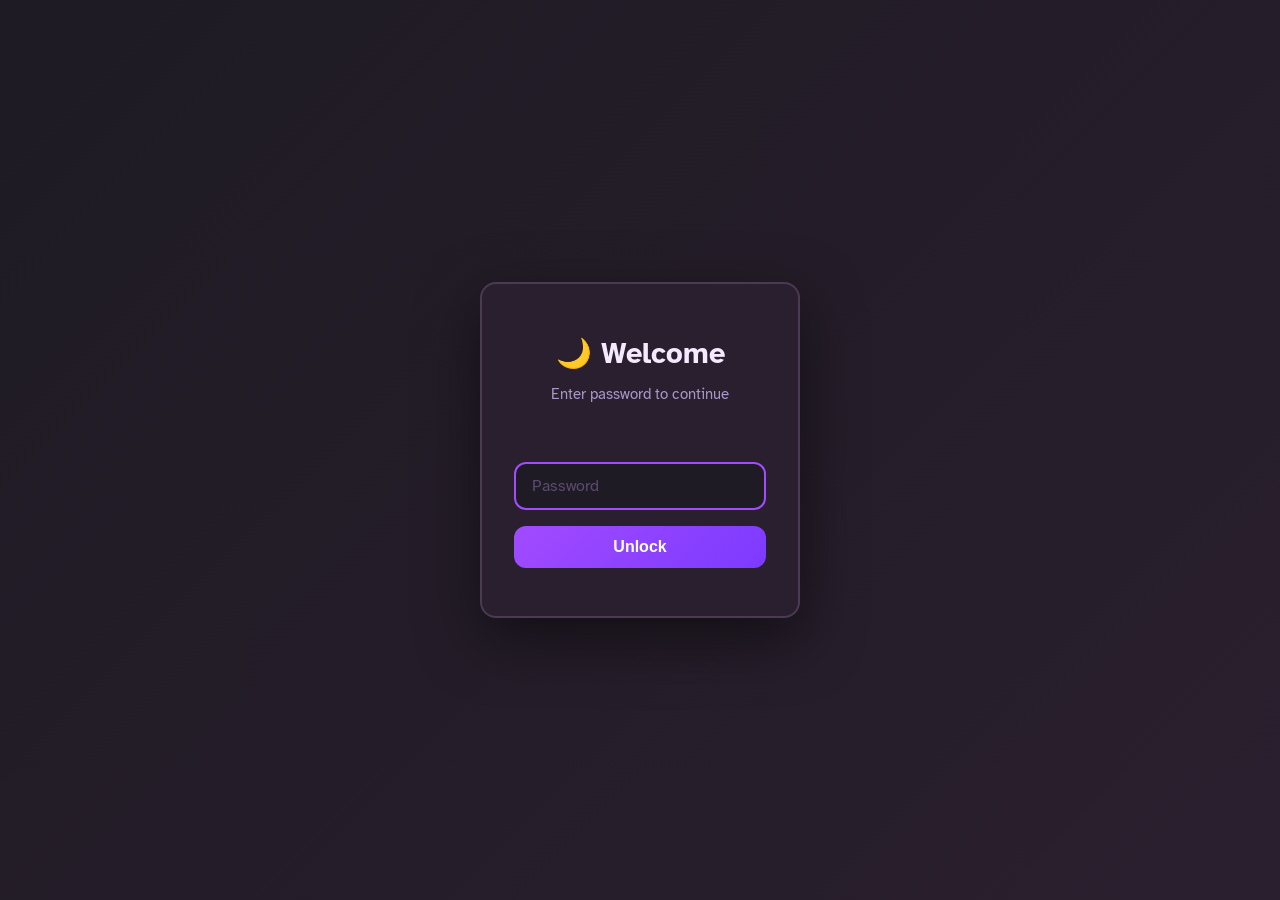
<file: index.html>
<!DOCTYPE html>
<html lang="en">
<head>
  <meta charset="utf-8">
  <meta name="viewport" content="width=device-width, initial-scale=1">
  <meta name="theme-color" content="#1e1b24">
  <meta name="description" content="Our family links.">
  <title>Our Family Links</title>
  <link rel="icon" href="/favicon.svg" type="image/svg+xml">
  <link rel="preconnect" href="https://fonts.googleapis.com">
  <link rel="preconnect" href="https://fonts.gstatic.com" crossorigin>
  <link href="https://fonts.googleapis.com/css2?family=Atkinson+Hyperlegible:wght@400;700&display=swap" rel="stylesheet">
  <link rel="stylesheet" href="/styles.css">
  <style>
    .password-screen {
      position: fixed;
      inset: 0;
      background: linear-gradient(135deg, #1e1b24 0%, #2a1f2e 100%);
      display: flex;
      align-items: center;
      justify-content: center;
      z-index: 9999;
    }

    .password-screen.hidden {
      display: none;
    }

    .password-form {
      background: #2a1f2e;
      border: 2px solid #4a3a52;
      border-radius: 16px;
      padding: 48px 32px;
      max-width: 320px;
      width: 90%;
      box-shadow: 0 20px 60px rgba(0, 0, 0, 0.5);
      text-align: center;
    }

    .password-form h1 {
      color: #f4eaff;
      font-size: 1.8rem;
      margin: 0 0 8px 0;
      font-weight: 700;
    }

    .password-form p {
      color: #a898c8;
      margin: 0 0 24px 0;
      font-size: 0.95rem;
    }

    .password-form input {
      width: 100%;
      padding: 12px 16px;
      margin-bottom: 16px;
      border: 2px solid #4a3a52;
      border-radius: 12px;
      background: #1e1b24;
      color: #f4eaff;
      font-size: 1rem;
      font-family: inherit;
      box-sizing: border-box;
      transition: border-color 0.2s;
    }

    .password-form input:focus {
      outline: none;
      border-color: #a24bff;
    }

    .password-form input::placeholder {
      color: #5d4a6f;
    }

    .password-form button {
      width: 100%;
      padding: 12px 16px;
      background: linear-gradient(135deg, #a24bff 0%, #7c3aff 100%);
      color: #fff;
      border: none;
      border-radius: 12px;
      font-size: 1rem;
      font-weight: 700;
      cursor: pointer;
      transition: opacity 0.2s;
    }

    .password-form button:hover {
      opacity: 0.9;
    }

    .password-form button:active {
      opacity: 0.8;
    }

    .password-form.error input {
      border-color: #d10f2c;
      animation: shake 0.4s;
    }

    @keyframes shake {
      0%, 100% { transform: translateX(0); }
      25% { transform: translateX(-8px); }
      75% { transform: translateX(8px); }
    }

    .error-msg {
      color: #d10f2c;
      font-size: 0.9rem;
      margin-bottom: 12px;
      min-height: 20px;
    }
  </style>
</head>
<body>
  <div class="password-screen" id="passwordScreen">
    <div class="password-form" id="passwordForm">
      <h1>🌙 Welcome</h1>
      <p>Enter password to continue</p>
      <div class="error-msg" id="errorMsg"></div>
      <input type="password" id="passwordInput" placeholder="Password" autocomplete="off">
      <button type="button" id="passwordBtn">Unlock</button>
    </div>
  </div>

  <main id="mainContent" style="display: none;">
    <header>
      <p class="moon" aria-hidden="true">☾</p>
      <h1>Our Family Links</h1>
      <p class="intro">Pick one.</p>
    </header>

    <ul class="links">
      <li>
        <a href="/31-nights-of-fright/">
          <span class="icon" aria-hidden="true">🦇</span>
          <span class="text">
            <span class="title">31 Nights of Fright</span>
            <span class="note">One scary movie every night in October</span>
          </span>
          <span class="arrow" aria-hidden="true">→</span>
        </a>
      </li>
      <li>
        <a href="/budget-planner/">
          <span class="icon" aria-hidden="true">💵</span>
          <span class="text">
            <span class="title">Budget Planner</span>
            <span class="note">important</span>
          </span>
          <span class="arrow" aria-hidden="true">→</span>
        </a>
      </li>
      <!-- To add a link, copy the <li> above and change the href, icon, title and note. -->
    </ul>

    <p class="more">More links coming soon.</p>
  </main>

<script>
    const passwordScreen = document.getElementById('passwordScreen');
    const mainContent = document.getElementById('mainContent');
    const passwordInput = document.getElementById('passwordInput');
    const passwordBtn = document.getElementById('passwordBtn');
    const passwordForm = document.getElementById('passwordForm');
    const errorMsg = document.getElementById('errorMsg');

    // Check if already logged in
    function checkAccess() {
      if (sessionStorage.getItem('accessGranted') === 'true') {
        grantAccess();
      }
    }

    function grantAccess() {
      sessionStorage.setItem('accessGranted', 'true');
      passwordScreen.classList.add('hidden');
      mainContent.style.display = 'block';
      passwordInput.value = '';
    }

    async function checkPassword() {
      const input = passwordInput.value.trim();
      errorMsg.textContent = '';
      passwordForm.classList.remove('error');

      if (!input) return;

      passwordBtn.textContent = 'Checking...';
      passwordBtn.disabled = true;

      try {
        // This makes the call to your secure Netlify backend
        const response = await fetch('/.netlify/functions/verify-password', {
          method: 'POST',
          headers: {
            'Content-Type': 'application/json',
          },
          body: JSON.stringify({ password: input })
        });

        const data = await response.json();

        if (data.success) {
          grantAccess();
        } else {
          // Displays the error message returned from the backend
          errorMsg.textContent = data.message || 'Incorrect password';
          passwordForm.classList.add('error');
          passwordInput.value = '';
          passwordInput.focus();
        }
      } catch (error) {
        errorMsg.textContent = 'Server connection failed';
        passwordForm.classList.add('error');
      } finally {
        passwordBtn.textContent = 'Unlock';
        passwordBtn.disabled = false;
      }
    }

    passwordBtn.addEventListener('click', checkPassword);
    passwordInput.addEventListener('keypress', (e) => {
      if (e.key === 'Enter') {
        checkPassword();
      }
    });

    passwordInput.addEventListener('focus', () => {
      passwordForm.classList.remove('error');
      errorMsg.textContent = '';
    });

    // Check access on load
    checkAccess();
    passwordInput.focus();
  </script>
</body>
</html>
</file>
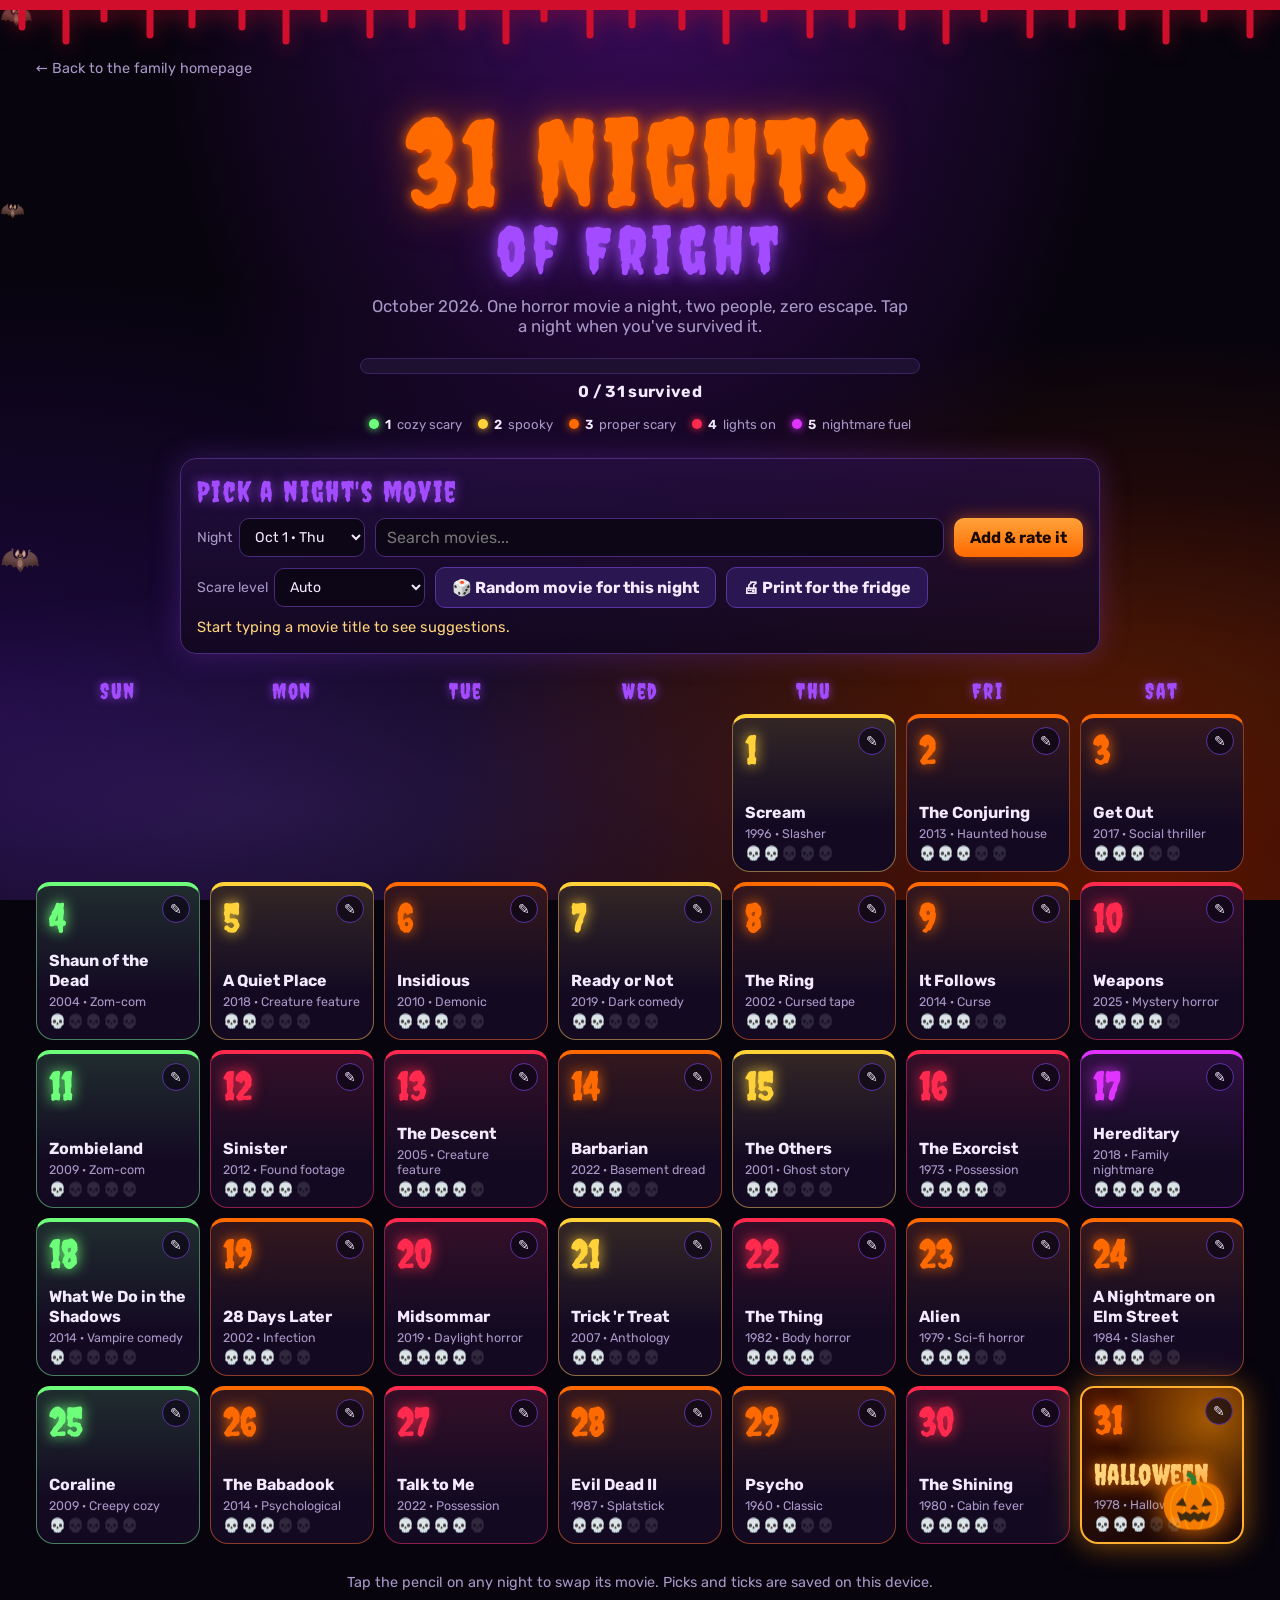
<file: 31-nights-of-fright/index.html>
<!DOCTYPE html>
<html lang="en">
<head>
<meta charset="utf-8">
<meta name="viewport" content="width=device-width, initial-scale=1, viewport-fit=cover">
<title>31 Nights of Fright</title>
<link rel="stylesheet" href="https://fonts.googleapis.com/css2?family=Creepster&family=Rubik:wght@400;600;700&display=swap">
<style>
:root{--bg:#07040d;--card:#130a22;--orange:#ff6a00;--purple:#a24bff;--blood:#d10f2c;--text:#f4eaff;--muted:#a898c8;
box-sizing:border-box;padding-top:env(safe-area-inset-top,0px);padding-bottom:env(safe-area-inset-bottom,0px);color-scheme:dark}
html{scroll-padding-top:env(safe-area-inset-top,0px)}
*,*::before,*::after{box-sizing:inherit}
body{margin:0;background:var(--bg);color:var(--text);font-family:'Rubik',system-ui,-apple-system,'Segoe UI',sans-serif;min-height:100vh;overflow-x:hidden;
background-image:radial-gradient(ellipse at 50% -10%,#3b0b5e 0%,transparent 55%),radial-gradient(ellipse at 90% 100%,#5a1500 0%,transparent 45%),radial-gradient(ellipse at 0% 80%,#1d0840 0%,transparent 45%);background-attachment:fixed}
.fog{position:fixed;inset:0;pointer-events:none;z-index:0;background:radial-gradient(ellipse 60% 25% at 20% 90%,rgba(170,120,255,.14),transparent),radial-gradient(ellipse 50% 22% at 80% 75%,rgba(255,106,0,.1),transparent);animation:drift 18s ease-in-out infinite alternate}
@keyframes drift{to{transform:translateX(7%) scale(1.1)}}
.bat{position:fixed;font-size:26px;pointer-events:none;z-index:1;animation:fly 16s linear infinite;opacity:.8}
.bat:nth-of-type(2){top:22%;animation-duration:22s;animation-delay:-8s;font-size:20px}
.bat:nth-of-type(3){top:60%;animation-duration:19s;animation-delay:-13s;font-size:32px}
@keyframes fly{0%{transform:translate(-8vw,0)}25%{transform:translate(25vw,-40px) rotate(8deg)}50%{transform:translate(55vw,25px) rotate(-6deg)}75%{transform:translate(82vw,-30px) rotate(8deg)}100%{transform:translate(110vw,0)}}
.drips{height:46px;position:relative;z-index:2;background:url("data:image/svg+xml,%3Csvg xmlns='http://www.w3.org/2000/svg' width='220' height='46'%3E%3Cg stroke='%23d10f2c' stroke-linecap='round' fill='none'%3E%3Cpath stroke-width='10' d='M0 5H220'/%3E%3Cpath stroke-width='7' d='M22 5v22M66 5v36M104 5v14M150 5v30M192 5v20'/%3E%3C/g%3E%3C/svg%3E") repeat-x;filter:drop-shadow(0 4px 10px rgba(209,15,44,.5))}
main{position:relative;z-index:2;max-width:1240px;margin:0 auto;padding:0 16px 56px}
header{text-align:center;padding:10px 0 26px}
h1{font-family:'Creepster','Impact',fantasy;font-weight:400;font-size:clamp(3rem,11vw,7.5rem);line-height:.95;margin:6px 0 0;letter-spacing:.04em;color:var(--orange);text-shadow:0 0 12px rgba(255,106,0,.9),0 0 40px rgba(255,106,0,.55),3px 3px 0 #5b0016;animation:flick 6s infinite}
h1 span{display:block;color:var(--purple);font-size:.55em;text-shadow:0 0 14px rgba(162,75,255,.9),0 0 40px rgba(162,75,255,.5),2px 2px 0 #1a0033}
@keyframes flick{0%,18%,22%,24%,54%,57%,100%{opacity:1}20%,23%,55%{opacity:.4}}
.sub{margin:14px auto 0;max-width:34rem;color:var(--muted);font-size:1.05rem}
.meter{max-width:560px;margin:22px auto 0}
.bar{height:16px;border-radius:99px;background:#1d1030;border:1px solid #3c2260;overflow:hidden}
.bar i{display:block;height:100%;width:0;background:linear-gradient(90deg,var(--blood),var(--orange),#ffd23a);box-shadow:0 0 18px var(--orange);transition:width .5s}
.count{margin-top:8px;font-weight:700;letter-spacing:.02em}
.legend{display:flex;flex-wrap:wrap;gap:8px 16px;justify-content:center;margin-top:16px;font-size:.82rem;color:var(--muted)}
.legend b{font-weight:600;color:var(--text)}
.legend span{display:inline-flex;align-items:center;gap:6px}
.legend em{width:10px;height:10px;border-radius:50%;background:var(--c);box-shadow:0 0 8px var(--c)}
.wds{display:grid;grid-template-columns:repeat(7,1fr);gap:10px;margin:8px 0 10px;text-align:center;font-family:'Creepster',fantasy;font-size:1.35rem;letter-spacing:.08em;color:var(--purple);text-shadow:0 0 10px rgba(162,75,255,.7)}
#grid{display:grid;grid-template-columns:repeat(7,1fr);gap:10px}
.day{position:relative;appearance:none;text-align:left;font:inherit;color:inherit;cursor:pointer;min-height:158px;padding:12px 12px 10px;border-radius:14px 14px 18px 18px;border:1px solid color-mix(in srgb,var(--c) 45%,#2a1646);border-top:4px solid var(--c);background:linear-gradient(180deg,color-mix(in srgb,var(--c) 14%,var(--card)),var(--card) 70%);display:flex;flex-direction:column;gap:4px;overflow:hidden;transition:transform .2s,box-shadow .2s,opacity .3s}
.day:hover,.day:focus-visible{transform:translateY(-5px) rotate(-.6deg);box-shadow:0 10px 30px color-mix(in srgb,var(--c) 55%,transparent),0 0 0 1px var(--c);outline:none}
.day:focus-visible{outline:2px solid #fff;outline-offset:2px}
.n{font-family:'Creepster',fantasy;font-size:2.5rem;line-height:1;color:var(--c);text-shadow:0 0 14px var(--c)}
.wd{display:none;font-size:.8rem;color:var(--muted)}
.t{font-size:1rem;font-weight:700;line-height:1.2;margin-top:auto}
.y{font-size:.78rem;color:var(--muted)}
.sk{font-size:.85rem;letter-spacing:1px}
.sk s{text-decoration:none;opacity:.14;filter:grayscale(1)}
.stamp{display:none;position:absolute;right:6px;top:38%;transform:rotate(-14deg);border:3px solid #6dff7a;color:#6dff7a;border-radius:6px;padding:2px 8px;font-family:'Creepster',fantasy;font-size:1.2rem;letter-spacing:.08em;background:rgba(7,4,13,.7);text-shadow:0 0 8px #6dff7a;box-shadow:0 0 14px rgba(109,255,122,.5)}
.done{opacity:.6;filter:saturate(.55)}
.done .stamp{display:block}
.today{animation:pulse 1.8s ease-in-out infinite}
.today::after{content:'TONIGHT';position:absolute;top:10px;right:10px;font-size:.62rem;font-weight:700;letter-spacing:.12em;background:var(--orange);color:#1a0a00;padding:2px 7px;border-radius:99px}
@keyframes pulse{50%{box-shadow:0 0 0 3px var(--orange),0 0 34px var(--orange)}}
.hween{grid-column:span 2;background:radial-gradient(circle at 80% 20%,rgba(255,150,0,.55),transparent 55%),linear-gradient(160deg,#4a1500,#12060a);border:2px solid #ffb030;border-top-width:2px;box-shadow:0 0 30px rgba(255,140,0,.55)}
.hween .t{font-family:'Creepster',fantasy;font-weight:400;font-size:2.1rem;color:#ffd47a;text-shadow:0 0 16px #ff7a00}
.hween::before{content:'\1F383';position:absolute;right:14px;bottom:8px;font-size:3.4rem;filter:drop-shadow(0 0 14px #ff7a00);animation:bob 3s ease-in-out infinite}
@keyframes bob{50%{transform:translateY(-8px) rotate(6deg)}}
footer{text-align:center;color:var(--muted);margin-top:30px;font-size:.9rem}
#win{display:none;margin:22px auto 0;font-family:'Creepster',fantasy;font-size:2rem;color:#ffd47a;text-shadow:0 0 18px var(--orange)}
@media(max-width:820px){.wds,.blank{display:none}#grid{grid-template-columns:1fr 1fr}.hween{grid-column:span 2}.wd{display:block}.day{min-height:132px}}
@media(max-width:430px){#grid{grid-template-columns:1fr}.hween{grid-column:auto}}
@media(prefers-reduced-motion:reduce){*{animation:none!important;transition:none!important}}

.panel{margin:0 auto 24px;max-width:920px;padding:16px;border-radius:16px;border:1px solid #4a2a7a;background:linear-gradient(180deg,rgba(40,16,70,.75),rgba(18,8,32,.88));box-shadow:0 0 30px rgba(162,75,255,.25)}
.panel h2{font-family:'Creepster',fantasy;font-weight:400;font-size:1.8rem;margin:0 0 10px;letter-spacing:.05em;color:var(--purple);text-shadow:0 0 12px rgba(162,75,255,.7)}
.row{display:flex;flex-wrap:wrap;gap:10px;align-items:center;margin-bottom:10px}
.panel label{display:flex;align-items:center;gap:6px;color:var(--muted);font-size:.88rem}
.panel select,.panel input{font:inherit;color:var(--text);background:#0c0616;border:1px solid #4a2a7a;border-radius:10px;padding:9px 11px;min-width:0}
.panel input{flex:1 1 220px}
.panel select:focus,.panel input:focus,.btn:focus-visible{outline:2px solid var(--orange);outline-offset:2px}
.btn{font:inherit;font-weight:700;cursor:pointer;border:0;border-radius:10px;padding:10px 16px;color:#1a0a00;background:linear-gradient(180deg,#ffa23a,var(--orange));box-shadow:0 0 16px rgba(255,106,0,.5)}
.btn.alt{color:var(--text);background:#2a1650;box-shadow:none;border:1px solid #5a34a0}
.btn:disabled{opacity:.5;cursor:wait}
.msg{margin:2px 0 0;min-height:1.3em;color:#ffd47a;font-size:.92rem}
.ed{position:absolute;top:9px;right:9px;z-index:2;width:28px;height:28px;border-radius:50%;border:1px solid #5a34a0;background:rgba(10,5,20,.7);color:var(--text);cursor:pointer;font-size:.9rem;line-height:1;padding:0}
.ed:hover,.ed:focus-visible{background:var(--purple);outline:none}
.today::after{right:44px}
.box{display:none}
@media(min-width:821px){.hween{grid-column:auto}.hween .t{font-size:1.8rem}}
@media print{
@page{size:A4 landscape;margin:8mm}
html,body{background:#fff!important}
body{color:#111;min-height:0;-webkit-print-color-adjust:exact;print-color-adjust:exact}
.fog,.bat,.drips,.panel,.meter,.sub,.ed,#win,footer,.stamp,.today::after,.hween::before{display:none!important}
main{padding:0;max-width:none}
header{padding:0 0 4px}
h1{font-size:2.6rem;color:#c24a00;text-shadow:none;animation:none;display:flex;gap:.4em;justify-content:center;align-items:baseline}
h1 span{display:inline;font-size:1em;color:#6b2fb0;text-shadow:none}
.legend{margin-top:2px;color:#444}.legend b{color:#111}.legend em{box-shadow:none}
.wds{color:#6b2fb0;text-shadow:none;margin:2px 0 3px;font-size:1.05rem;gap:5px}
#grid{gap:5px}
.day{min-height:0;height:28mm;padding:5px 7px;background:#fff!important;border:1.5px solid #222;border-top:5px solid var(--c);border-radius:8px;box-shadow:none!important;opacity:1;filter:none;animation:none;break-inside:avoid;gap:1px}
.n{font-size:1.5rem;color:#111;text-shadow:none}.t{font-size:.8rem;color:#111}.y{color:#444;font-size:.62rem}.sk{font-size:.7rem}
.hween{background:#fff1dc!important;border:2px solid #e07000;border-top:5px solid #e07000}
.hween .t{font-size:1.15rem;color:#a33c00;text-shadow:none}
.box{display:block;position:absolute;right:6px;bottom:6px;width:15px;height:15px;border:2px solid #222;border-radius:3px;background:#fff}
.done .box{background:#222}
}

.panel{position:relative;z-index:5}
.sb{position:relative;flex:1 1 260px;min-width:0}
.sb input{width:100%}
#sug{position:absolute;left:0;right:0;top:calc(100% + 4px);z-index:30;margin:0;padding:4px;list-style:none;max-height:320px;overflow:auto;background:#0c0616;border:1px solid #5a34a0;border-radius:12px;box-shadow:0 14px 40px rgba(0,0,0,.75)}
#sug li{display:flex;justify-content:space-between;align-items:center;gap:10px;padding:8px 10px;border-radius:8px;cursor:pointer}
#sug li.on,#sug li:hover{background:#2a1650}
#sug .m{font-weight:600}#sug .i{font-size:.78rem;color:var(--muted)}#sug .k{white-space:nowrap;font-size:.8rem}
</style>
</head>
<body>
<div class="fog"></div>
<span class="bat">&#x1F987;</span><span class="bat">&#x1F987;</span><span class="bat">&#x1F987;</span>
<div class="drips"></div>
<main>
<nav aria-label="Family navigation" style="padding:12px 0"><a href="/" style="color:var(--muted);font-size:.9rem;text-decoration:none">&larr; Back to the family homepage</a></nav>
<header>
<h1>31 Nights<span>of Fright</span></h1>
<p class="sub">October 2026. One horror movie a night, two people, zero escape. Tap a night when you've survived it.</p>
<div class="meter"><div class="bar"><i id="fill"></i></div><div class="count" id="count">0 / 31 survived</div></div>
<div class="legend">
<span><em style="--c:#6dff7a"></em><b>1</b> cozy scary</span>
<span><em style="--c:#ffd23a"></em><b>2</b> spooky</span>
<span><em style="--c:#ff6a00"></em><b>3</b> proper scary</span>
<span><em style="--c:#ff2a4d"></em><b>4</b> lights on</span>
<span><em style="--c:#e033ff"></em><b>5</b> nightmare fuel</span>
</div>
<div id="win">YOU SURVIVED OCTOBER &#x1F383;</div>
</header>
<section class="panel" id="panel">
<h2>Pick a night's movie</h2>
<div class="row">
<label>Night <select id="pd"></select></label>
<div class="sb"><input id="pm" type="text" placeholder="Search movies..." autocomplete="off" role="combobox" aria-expanded="false" aria-controls="sug" aria-label="Movie title"><ul id="sug" role="listbox" hidden></ul></div>
<button class="btn" id="add">Add &amp; rate it</button>
</div>
<div class="row">
<label>Scare level <select id="ps"><option value="0">Auto</option><option value="1">1 cozy</option><option value="2">2 spooky</option><option value="3">3 proper scary</option><option value="4">4 lights on</option><option value="5">5 nightmare fuel</option></select></label>
<button class="btn alt" id="rnd">&#x1F3B2; Random movie for this night</button>
<button class="btn alt" id="prt">&#x1F5A8; Print for the fridge</button>
</div>
<p class="msg" id="msg" role="status"></p>
</section>
<div class="wds"><div>Sun</div><div>Mon</div><div>Tue</div><div>Wed</div><div>Thu</div><div>Fri</div><div>Sat</div></div>
<div id="grid"></div>
<footer>Tap the pencil on any night to swap its movie. Picks and ticks are saved on this device.</footer>
</main>
<script>
const M=[
["Scream",1996,2,"Slasher"],["The Conjuring",2013,3,"Haunted house"],["Get Out",2017,3,"Social thriller"],
["Shaun of the Dead",2004,1,"Zom-com"],["A Quiet Place",2018,2,"Creature feature"],["Insidious",2010,3,"Demonic"],
["Ready or Not",2019,2,"Dark comedy"],["The Ring",2002,3,"Cursed tape"],["It Follows",2014,3,"Curse"],
["Weapons",2025,4,"Mystery horror"],["Zombieland",2009,1,"Zom-com"],["Sinister",2012,4,"Found footage"],
["The Descent",2005,4,"Creature feature"],["Barbarian",2022,3,"Basement dread"],["The Others",2001,2,"Ghost story"],
["The Exorcist",1973,4,"Possession"],["Hereditary",2018,5,"Family nightmare"],["What We Do in the Shadows",2014,1,"Vampire comedy"],
["28 Days Later",2002,3,"Infection"],["Midsommar",2019,4,"Daylight horror"],["Trick 'r Treat",2007,2,"Anthology"],
["The Thing",1982,4,"Body horror"],["Alien",1979,3,"Sci-fi horror"],["A Nightmare on Elm Street",1984,3,"Slasher"],
["Coraline",2009,1,"Creepy cozy"],["The Babadook",2014,3,"Psychological"],["Talk to Me",2022,4,"Possession"],
["Evil Dead II",1987,3,"Splatstick"],["Psycho",1960,3,"Classic"],["The Shining",1980,4,"Cabin fever"],
["Halloween",1978,3,"Halloween night"]];
const C=["","#6dff7a","#ffd23a","#ff6a00","#ff2a4d","#e033ff"];
const WK=["Sun","Mon","Tue","Wed","Thu","Fri","Sat"];
const $=id=>document.getElementById(id);
const esc=s=>String(s).replace(/[&<>"']/g,c=>({"&":"&amp;","<":"&lt;",">":"&gt;",'"':"&quot;","'":"&#39;"}[c]));
const ld=k=>{try{return JSON.parse(localStorage.getItem(k)||"{}")}catch(e){return{}}};
const sv=(k,v)=>{try{localStorage.setItem(k,JSON.stringify(v))}catch(e){}};
let seen=ld("fright31"),picks=ld("fright31picks");
const now=new Date();
const today=(now.getFullYear()===2026&&now.getMonth()===9)?now.getDate():0;
const first=new Date(2026,9,1).getDay();
const mv=d=>picks[d]||M[d-1];
const g=$("grid"),pd=$("pd"),pm=$("pm"),ps=$("ps"),add=$("add"),rnd=$("rnd"),sav=$("sav");
const msg=t=>{$("msg").textContent=t};
for(let d=1;d<=31;d++)pd.insertAdjacentHTML("beforeend",'<option value="'+d+'">Oct '+d+' &middot; '+WK[new Date(2026,9,d).getDay()]+'</option>');
pd.value=today||1;
function render(){
let h="";
for(let i=0;i<first;i++)h+='<div class="blank"></div>';
for(let d=1;d<=31;d++){
const m=mv(d),wd=WK[new Date(2026,9,d).getDay()];
const cls="day"+(d===31?" hween":"")+(d===today?" today":"")+(seen[d]?" done":"");
h+='<div class="'+cls+'" role="button" tabindex="0" aria-pressed="'+!!seen[d]+'" data-d="'+d+'" style="--c:'+C[m[2]]+'"'+(m[4]?' title="'+esc(m[4])+'"':'')+'>'+
'<button class="ed" data-e="'+d+'" aria-label="Change the movie for October '+d+'" title="Change this night\'s movie">&#x270E;</button>'+
'<span class="n">'+d+'</span><span class="wd">'+wd+'</span>'+
'<b class="t">'+esc(m[0])+'</b><span class="y">'+(m[1]?m[1]+' &middot; ':'')+esc(m[3])+'</span>'+
'<span class="sk">'+"\u{1F480}".repeat(m[2])+'<s>'+"\u{1F480}".repeat(5-m[2])+'</s></span>'+
'<i class="stamp">SURVIVED</i><span class="box"></span></div>';
}
g.innerHTML=h;upd();
}
function upd(){
const n=Object.keys(seen).filter(k=>seen[k]).length;
$("fill").style.width=(n/31*100)+"%";
$("count").textContent=n+" / 31 survived";
$("win").style.display=n===31?"block":"none";
}
function toggle(b){
const d=b.dataset.d;seen[d]=!seen[d];
b.classList.toggle("done",!!seen[d]);b.setAttribute("aria-pressed",!!seen[d]);
sv("fright31",seen);upd();
}
g.addEventListener("click",e=>{
const ed=e.target.closest(".ed");
if(ed){pd.value=ed.dataset.e;$("panel").scrollIntoView({behavior:"smooth",block:"center"});pm.focus();return}
const b=e.target.closest(".day");if(b)toggle(b);
});
g.addEventListener("keydown",e=>{
if((e.key==="Enter"||e.key===" ")&&e.target.classList.contains("day")){e.preventDefault();toggle(e.target)}
});
const EXTRA=`Halloween II|1981|3|Slasher
Friday the 13th|1980|3|Slasher
Black Christmas|1974|3|Slasher
Scream 2|1997|2|Slasher
I Know What You Did Last Summer|1997|2|Slasher
Urban Legend|1998|2|Slasher
The Texas Chain Saw Massacre|1974|5|Slasher
Child's Play|1988|3|Killer doll
Final Destination|2000|3|Death thriller
Happy Death Day|2017|1|Slasher comedy
Freaky|2020|2|Slasher comedy
Terrifier|2016|5|Extreme slasher
Terrifier 2|2022|5|Extreme slasher
X|2022|4|Slasher
Pearl|2022|4|Psychological
Scream VI|2023|3|Slasher
Fear Street: 1994|2021|2|Teen slasher
Halloween|2018|3|Slasher
The Conjuring 2|2016|3|Haunted house
The Conjuring: Last Rites|2025|3|Haunted house
Annabelle|2014|3|Haunted doll
Insidious: Chapter 2|2013|3|Supernatural
Poltergeist|1982|3|Haunted house
The Amityville Horror|1979|3|Haunted house
The Haunting|1963|3|Haunted house
The Orphanage|2007|3|Ghost story
The Innocents|1961|2|Gothic
Crimson Peak|2015|2|Gothic romance
The Woman in Black|2012|3|Ghost story
Paranormal Activity|2007|3|Found footage
Lights Out|2016|3|Supernatural
Oculus|2013|3|Haunted mirror
Mama|2013|3|Ghost story
The Autopsy of Jane Doe|2016|3|Supernatural
Hush|2016|3|Home invasion
Don't Breathe|2016|3|Home invasion
The Strangers|2008|4|Home invasion
You're Next|2011|3|Home invasion
Smile|2022|3|Psychological
Smile 2|2024|3|Psychological
Longlegs|2024|4|Occult thriller
Nope|2022|3|Sci-fi horror
Us|2019|3|Doppelganger
His House|2020|3|Ghost story
Host|2020|3|Zoom horror
The Blair Witch Project|1999|3|Found footage
Rosemary's Baby|1968|3|Occult
The Omen|1976|3|Occult
The Witch|2015|4|Folk horror
The Lighthouse|2019|4|Psychological
Suspiria|1977|4|Giallo
Carrie|1976|3|Supernatural
Misery|1990|3|Thriller
Cujo|1983|3|Creature
It|2017|3|Supernatural
It Chapter Two|2019|3|Supernatural
Pet Sematary|1989|3|Supernatural
The Black Phone|2021|3|Supernatural
The Invisible Man|2020|3|Thriller
Fresh|2022|3|Dark thriller
Bodies Bodies Bodies|2022|2|Dark comedy
Sinners|2025|3|Vampire
A Quiet Place Part II|2020|2|Creature feature
Bird Box|2018|2|Thriller
Cloverfield|2008|2|Monster
10 Cloverfield Lane|2016|2|Thriller
The Mist|2007|3|Creature
Jaws|1975|2|Creature feature
Gremlins|1984|1|Horror comedy
Ghostbusters|1984|1|Comedy
The Lost Boys|1987|2|Vampire
Fright Night|1985|2|Vampire
Interview with the Vampire|1994|2|Vampire
Bram Stoker's Dracula|1992|3|Gothic
Dracula|1931|1|Classic
Frankenstein|1931|1|Classic
Nosferatu|1922|2|Silent classic
Nosferatu|2024|3|Gothic
The Wolf Man|1941|1|Classic
An American Werewolf in London|1981|3|Werewolf
The Howling|1981|3|Werewolf
Ginger Snaps|2000|3|Werewolf
Let the Right One In|2008|3|Vampire
Near Dark|1987|3|Vampire
From Dusk Till Dawn|1996|3|Vampire
Candyman|1992|3|Supernatural slasher
The Fly|1986|4|Body horror
Videodrome|1983|4|Body horror
Annihilation|2018|3|Sci-fi horror
Event Horizon|1997|4|Sci-fi horror
Aliens|1986|3|Sci-fi horror
Splice|2009|3|Sci-fi horror
Alien: Romulus|2024|3|Sci-fi horror
The Exorcism of Emily Rose|2005|3|Possession
Evil Dead|2013|4|Possession
The Evil Dead|1981|4|Splatter
Evil Dead Rise|2023|4|Possession
Bring Her Back|2025|4|Possession
[REC]|2007|4|Found footage
Quarantine|2008|3|Found footage
Train to Busan|2016|3|Zombie
Night of the Living Dead|1968|3|Zombie
Dawn of the Dead|1978|3|Zombie
Dawn of the Dead|2004|3|Zombie
World War Z|2013|2|Zombie
28 Weeks Later|2007|4|Infection
28 Years Later|2025|4|Infection
Re-Animator|1985|3|Horror comedy
Return of the Living Dead|1985|2|Zom-com
The Cabin in the Woods|2012|2|Horror comedy
Tucker and Dale vs Evil|2010|1|Horror comedy
Scary Movie|2000|1|Parody
Little Shop of Horrors|1986|1|Musical
The Rocky Horror Picture Show|1975|1|Cult musical
Beetlejuice|1988|1|Gothic comedy
Beetlejuice Beetlejuice|2024|1|Gothic comedy
Hocus Pocus|1993|1|Family Halloween
The Nightmare Before Christmas|1993|1|Animated
Casper|1995|1|Family
Monster House|2006|1|Animated
ParaNorman|2012|1|Animated
Goosebumps|2015|1|Family
The Addams Family|1991|1|Comedy
Practical Magic|1998|1|Witch comedy
One Cut of the Dead|2017|1|Zom-com
Saw|2004|4|Torture horror
Hostel|2005|5|Torture horror
The Human Centipede|2009|5|Extreme
Martyrs|2008|5|Extreme
Audition|1999|4|Psychological
Ringu|1998|3|Cursed tape
Ju-On: The Grudge|2002|3|Ghost story
The Grudge|2004|3|Ghost story
Dark Water|2002|3|Ghost story
The Platform|2019|4|Dystopian
Raw|2016|4|Cannibal
Titane|2021|4|Body horror
Saint Maud|2019|3|Psychological
Relic|2020|3|Psychological
The Night House|2020|3|Supernatural
Dog Soldiers|2002|3|Werewolf
The Ritual|2017|3|Folk horror
The Wicker Man|1973|3|Folk horror
Don't Look Now|1973|3|Psychological
Hellraiser|1987|4|Body horror
M3GAN|2022|2|Killer doll
Orphan|2009|3|Thriller
The Visit|2015|2|Found footage
Split|2016|3|Thriller
Signs|2002|2|Alien
The Sixth Sense|1999|2|Ghost story
The Birds|1963|2|Creature
The Silence of the Lambs|1991|4|Psychological
Vivarium|2019|3|Sci-fi
The Substance|2024|5|Body horror
Heretic|2024|3|Thriller
Together|2025|4|Body horror
Final Destination Bloodlines|2025|3|Death thriller`;
const norm=s=>String(s).toLowerCase().normalize("NFD").replace(/[\u0300-\u036f]/g,"").replace(/[^a-z0-9 ]/g," ").replace(/\s+/g," ").trim();
const dup=new Set();
const DB=[...M.map(a=>a.slice(0,4)),...EXTRA.split("\n").map(l=>{const a=l.split("|");return[a[0],+a[1],+a[2],a[3]]})]
.filter(m=>{const k=norm(m[0])+m[1];if(dup.has(k))return false;dup.add(k);return true})
.map(m=>({t:m[0],y:m[1],k:m[2],g:m[3],n:norm(m[0]),est:false}));
const TAGS=[["slasher","Slasher",3],["zombie","Zombie",3],["vampire","Vampire",2],["supernatural","Supernatural",3],["psychological","Psychological",3],["found footage","Found footage",3],["comedy","Comedy",1],["animated","Animated",1],["family","Family",1],["horror","Horror",3],["thriller","Thriller",2],["science fiction","Sci-fi",2],["fantasy","Fantasy",1]];
const ul=$("sug");
let items=[],hi=-1,tm,ctl;
function local(q){
const n=norm(q);if(!n)return[];
return DB.map(m=>({m,s:m.n.startsWith(n)?0:m.n.includes(" "+n)?1:m.n.includes(n)?2:9})).filter(x=>x.s<9).sort((a,b)=>a.s-b.s||a.m.y-b.m.y).slice(0,6).map(x=>x.m);
}
function fromWiki(p){
const d=(p.description||"").toLowerCase(),t=p.title;
const ym=d.match(/\b(18|19|20)\d\d\b/)||t.match(/\b(18|19|20)\d\d\b/);
const h=TAGS.find(x=>d.includes(x[0]))||["","Film",2];
return{t:t.replace(/\s*\((\d{4} )?(\w+ )?film\)/i,""),y:ym?+ym[0]:"",k:/gore|splatter|torture|extreme|cannibal/.test(d)?4:h[2],g:h[1],n:norm(t.replace(/\s*\(.*film\)/i,"")),est:true};
}
async function wiki(q,signal){
const u="https://en.wikipedia.org/w/api.php?action=query&generator=search&gsrsearch="+encodeURIComponent(q+" film")+"&gsrlimit=8&prop=description&format=json&origin=*";
const j=await (await fetch(u,{signal})).json();
return Object.values((j.query&&j.query.pages)||{}).sort((a,b)=>a.index-b.index)
.filter(p=>/film/i.test(p.description||"")&&!/television|series/i.test(p.description||"")).map(fromWiki);
}
function show(){
ul.innerHTML=items.map((m,i)=>'<li role="option" data-i="'+i+'"'+(i===hi?' class="on"':'')+'><span><span class="m">'+esc(m.t)+'</span> <span class="i">'+(m.y?m.y+' &middot; ':'')+esc(m.g)+(m.est?' &middot; from the web':'')+'</span></span><span class="k">'+(m.est?'~':'')+"\u{1F480}".repeat(m.k)+'</span></li>').join("");
ul.hidden=!items.length;pm.setAttribute("aria-expanded",!ul.hidden);
const on=ul.querySelector(".on");if(on)on.scrollIntoView({block:"nearest"});
}
function place(m){
const d=+pd.value,lv=+ps.value,k=lv||m.k,guess=m.est&&!lv;
picks[d]=[m.t,m.y,k,m.g,guess?"Scare level is an estimate. Use the scare level menu to change it.":""];
sv("fright31picks",picks);render();pm.value="";items=[];show();
msg("Oct "+d+": "+m.t+(m.y?" ("+m.y+")":"")+", scare level "+k+"/5"+(guess?" (estimated)":"")+". Tap the pencil on the card to change it.");
}
function addTyped(){
const t=pm.value.trim();
if(!t){msg("Type a movie title first.");return}
const hit=local(t).find(m=>m.n===norm(t));
place(hit||{t:t.slice(0,60),y:"",k:3,g:"Horror",est:true});
}
pm.addEventListener("input",()=>{
const q=pm.value.trim();
clearTimeout(tm);if(ctl)ctl.abort();
items=local(q);hi=-1;show();
if(q.length<3)return;
tm=setTimeout(async()=>{
ctl=new AbortController();
try{
const w=await wiki(q,ctl.signal);
if(pm.value.trim()!==q)return;
items=items.concat(w.filter(m=>!DB.some(d=>d.n===m.n&&d.y===m.y))).slice(0,9);show();
}catch(e){}
},350);
});
pm.addEventListener("keydown",e=>{
if(e.key==="ArrowDown"||e.key==="ArrowUp"){
if(!items.length)return;e.preventDefault();
hi=(hi+(e.key==="ArrowDown"?1:-1)+items.length)%items.length;show();
}else if(e.key==="Enter"){e.preventDefault();hi>=0?place(items[hi]):addTyped()}
else if(e.key==="Escape"){items=[];show()}
});
pm.addEventListener("blur",()=>{ul.hidden=true});
ul.addEventListener("mousedown",e=>{const li=e.target.closest("li");if(li){e.preventDefault();place(items[+li.dataset.i])}});
add.onclick=addTyped;
rnd.onclick=()=>{
const used=new Set(Array.from({length:31},(_,i)=>mv(i+1)).map(m=>norm(m[0])+m[1]));
const lv=+ps.value,pool=DB.filter(m=>!used.has(m.n+m.y)&&(!lv||m.k===lv));
if(!pool.length){msg("No unused movies left at that scare level. Try another level.");return}
place(pool[Math.floor(Math.random()*pool.length)]);
};
$("prt").onclick=()=>{try{window.print()}catch(e){msg("Press Ctrl+P and choose landscape.")}};
render();
msg("Start typing a movie title to see suggestions.");
</script>
</body>
</html>
</file>
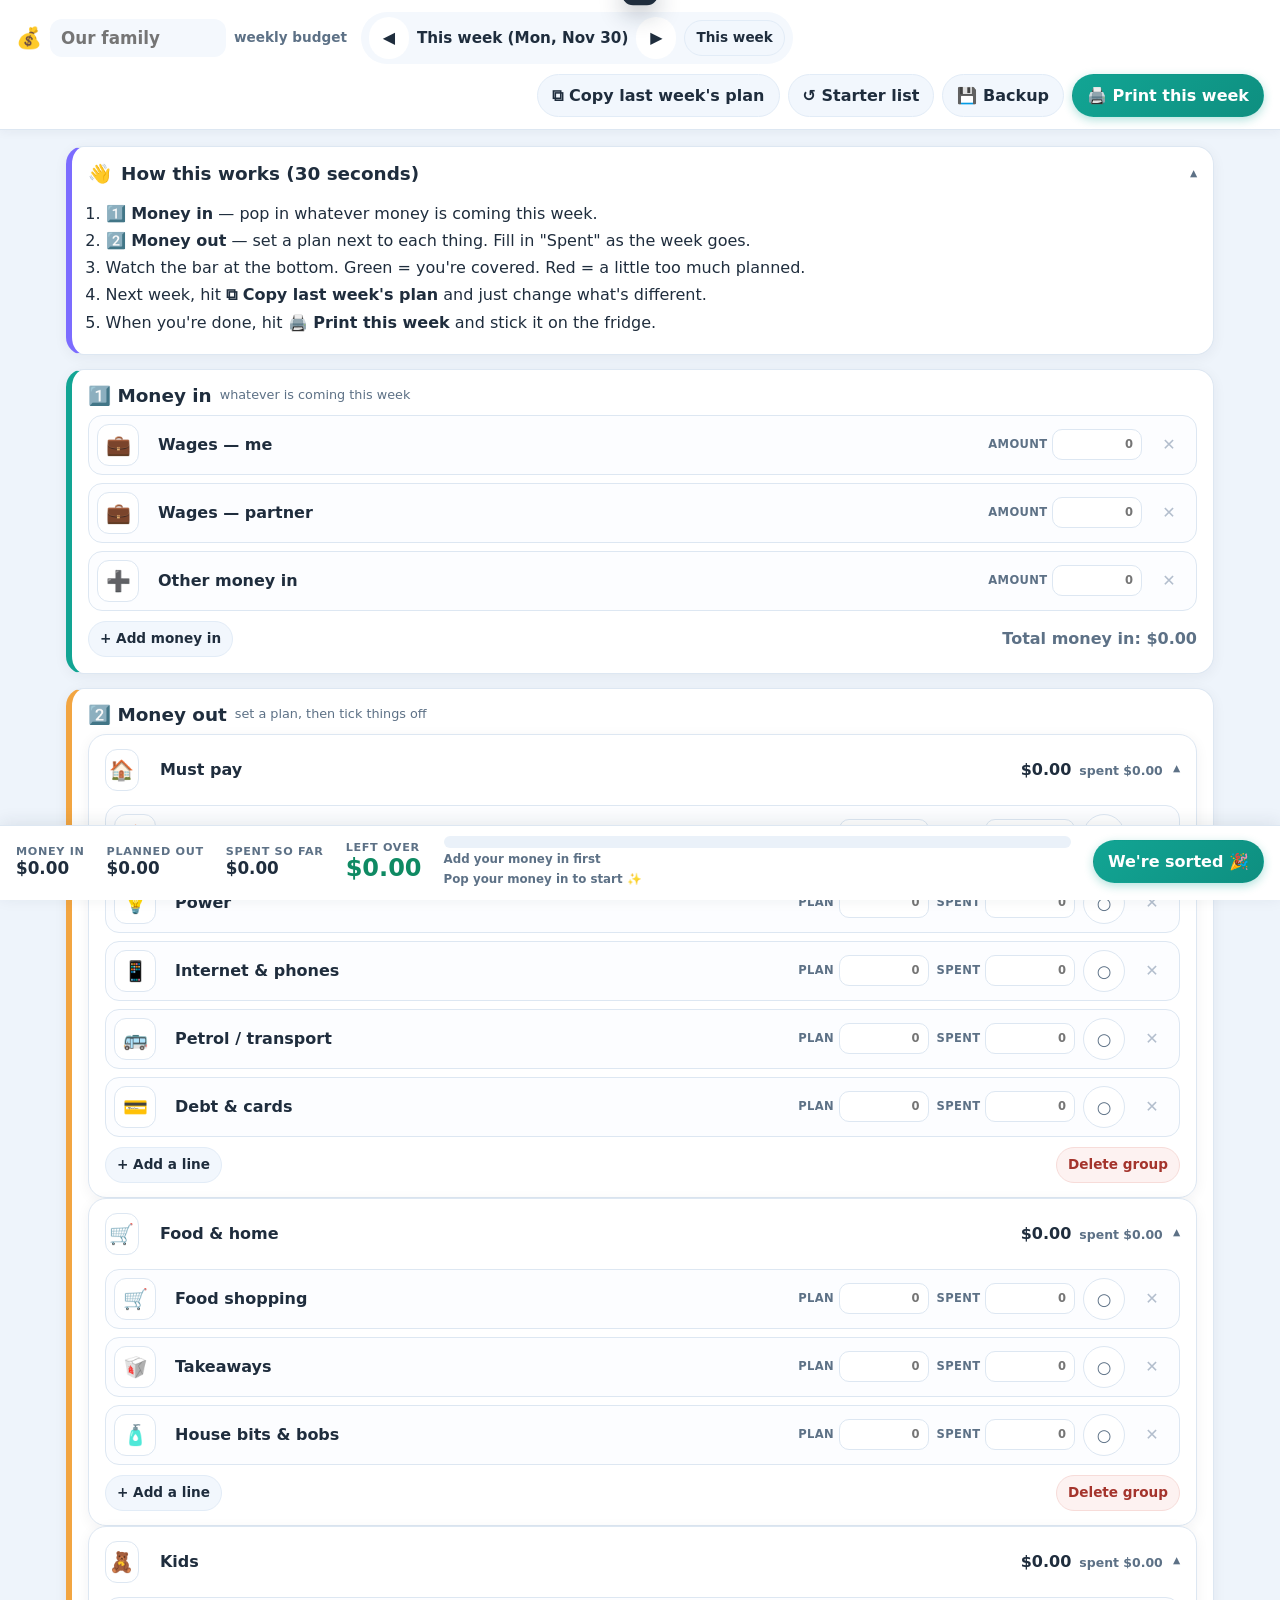
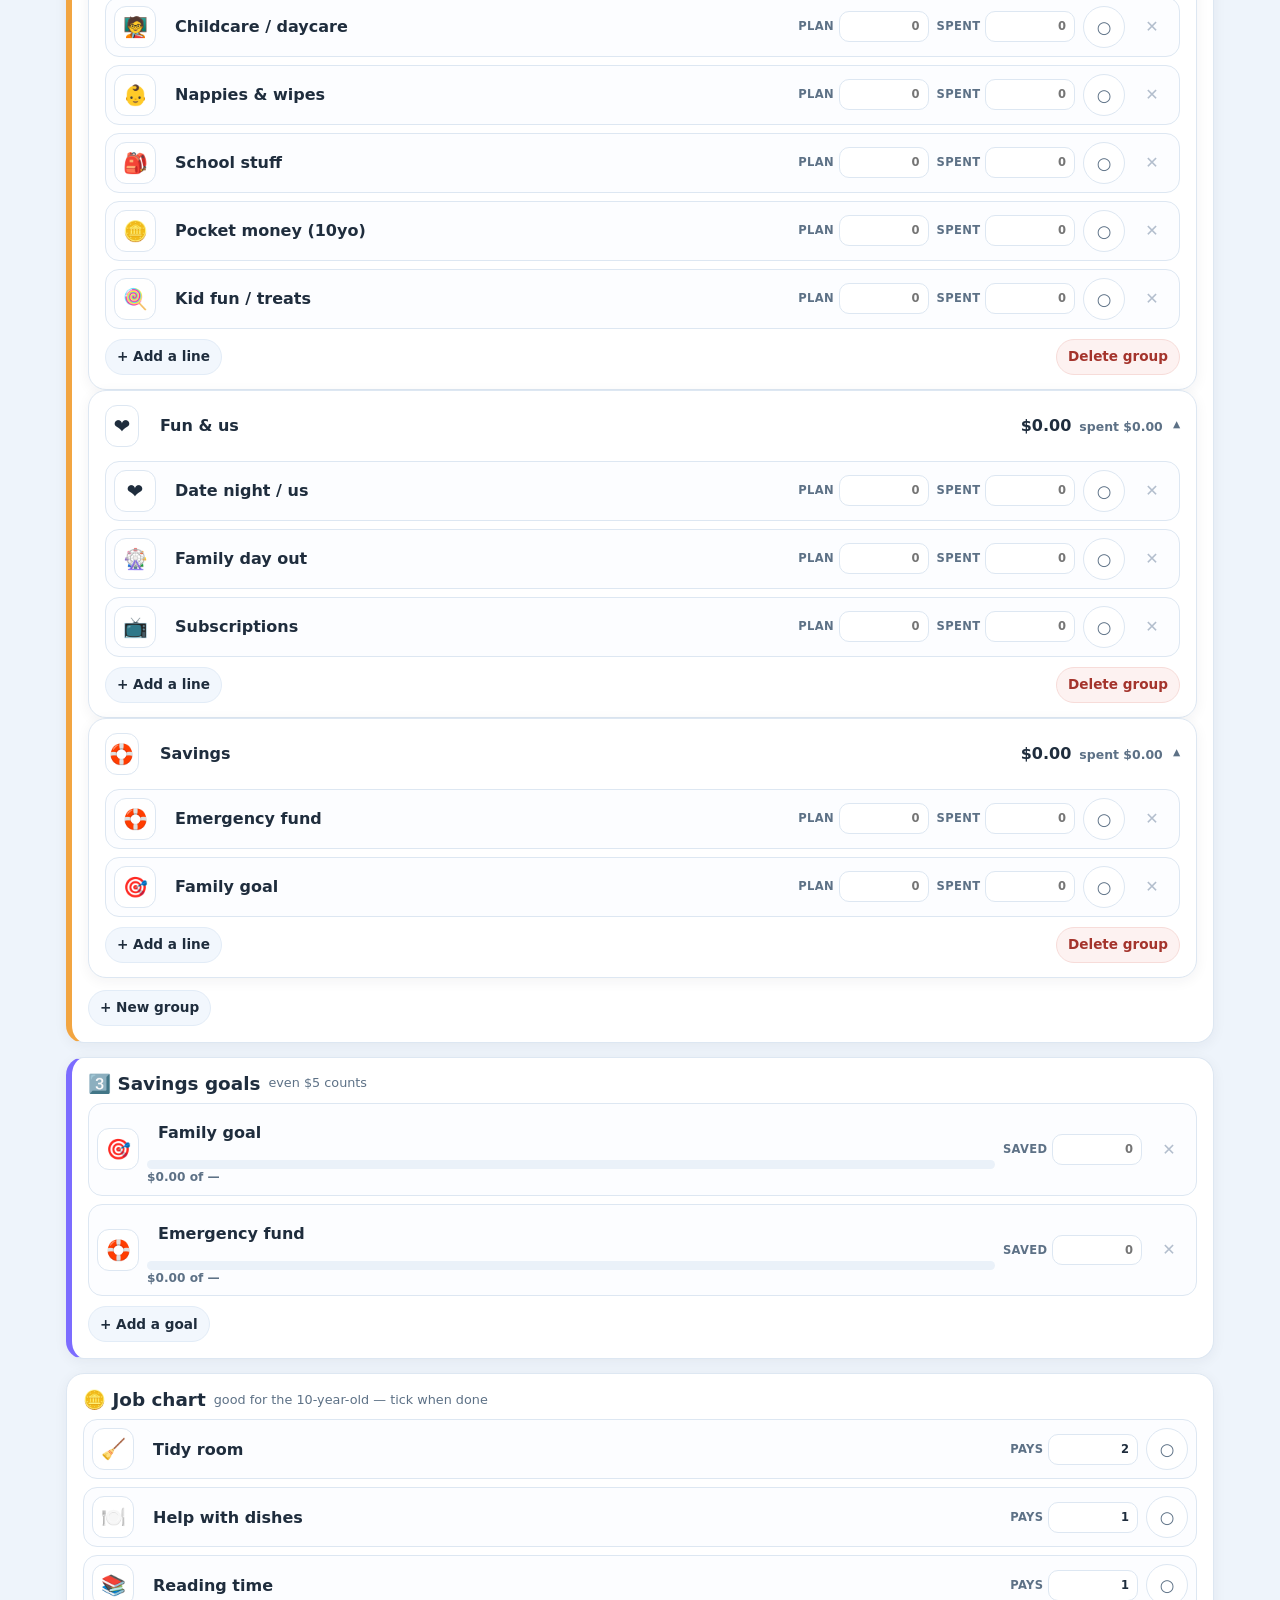
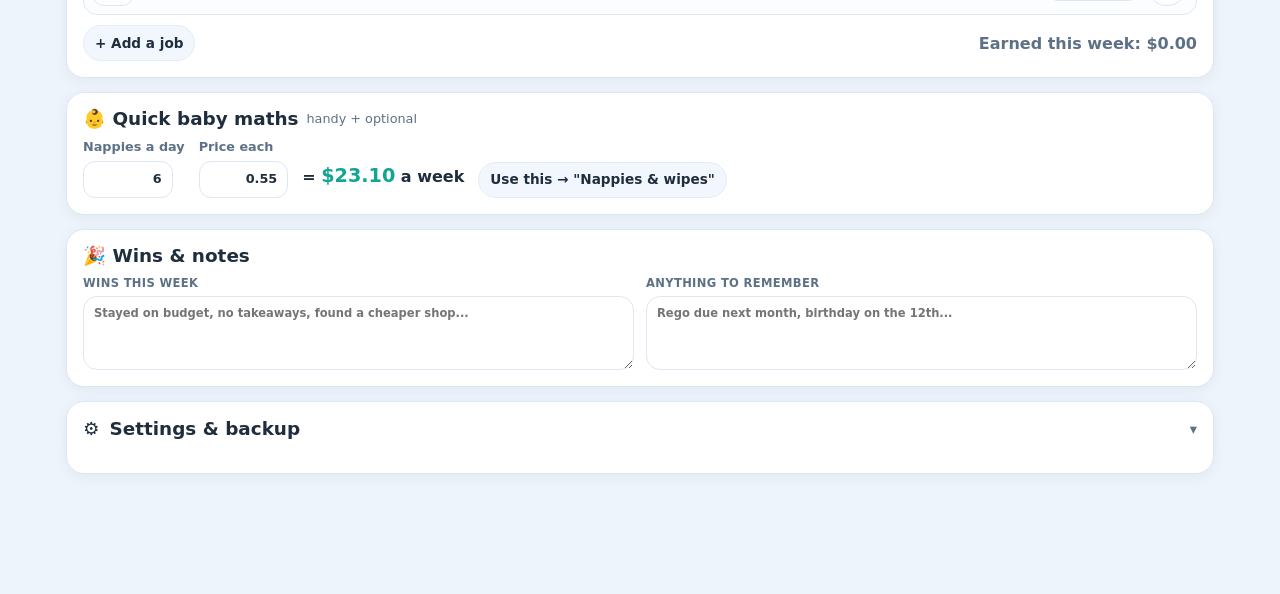
<file: budget-planner/index.html>
<!DOCTYPE html>
<html lang="en">
<head>
<meta charset="utf-8">
<meta name="viewport" content="width=device-width, initial-scale=1">
<title>Our Family — Weekly Budget</title>
<style>
  :root{
    --bg:#eef4fb; --card:#ffffff; --ink:#1f2d3d; --muted:#5d7186;
    --teal:#12a594; --coral:#ef6f6c; --sun:#f2a541; --grape:#7c6cff;
    --line:#dde7f2; --ok:#0f8a63; --bad:#c0392b; --radius:18px;
  }
  *{box-sizing:border-box}
  html,body{margin:0;padding:0}
  body{
    font-family:ui-rounded,"SF Pro Rounded","Segoe UI Variable","Segoe UI",system-ui,-apple-system,sans-serif;
    background:var(--bg); color:var(--ink); font-size:16px; line-height:1.45;
    padding-bottom:120px;
  }
  h1,h2,h3{margin:0 0 8px; line-height:1.25}
  h2{font-size:1.15rem; display:flex; align-items:center; gap:8px; flex-wrap:wrap}
  .hint{font-weight:400; font-size:.8rem; color:var(--muted)}
  button{font:inherit; cursor:pointer; border-radius:999px; border:1px solid var(--line);
    background:#fff; color:var(--ink); padding:9px 14px; min-height:42px; font-weight:600;
    transition:transform .08s ease, background .15s ease, box-shadow .15s ease;}
  button:hover{background:#f7fbff}
  button:active{transform:scale(.97)}
  button:focus-visible,input:focus-visible,textarea:focus-visible,summary:focus-visible{
    outline:3px solid #8fd6ff; outline-offset:2px}
  button.primary{background:linear-gradient(135deg,#12a594,#0e8f80); color:#fff; border-color:transparent;
    box-shadow:0 3px 10px rgba(18,165,148,.32)}
  button.primary:hover{background:linear-gradient(135deg,#14b3a0,#0e8f80)}
  button.ghost{background:#f2f7fd; border-color:#e2ecf7; font-weight:600}
  button.small{padding:7px 11px; min-height:36px; font-size:.85rem}
  button.danger{color:#a4342c; background:#fdf2f1; border-color:#f7dcd9}
  input,textarea{font:inherit; color:var(--ink); background:#fff; border:1.5px solid var(--line);
    border-radius:12px; padding:8px 10px; min-width:0}
  input[type=number]{text-align:right; width:5.6rem; -moz-appearance:textfield}
  input[type=number]::-webkit-outer-spin-button,input[type=number]::-webkit-inner-spin-button{-webkit-appearance:none;margin:0}
  .print-only{display:none}

  /* ---------- top bar ---------- */
  .topbar{display:flex; flex-wrap:wrap; gap:10px 14px; align-items:center;
    padding:12px 16px; background:#fff; border-bottom:1px solid var(--line);
    position:sticky; top:0; z-index:30; box-shadow:0 2px 10px rgba(31,45,61,.05)}
  .brand{display:flex; align-items:center; gap:8px; font-weight:800; font-size:1.05rem}
  .brand input{width:11rem; font-weight:800; border-color:transparent; background:#f4f8fd; padding:6px 10px}
  .brand input:hover{border-color:var(--line)}
  .brand-sub{color:var(--muted); font-weight:600; font-size:.85rem}
  .logo{font-size:1.3rem}
  .weeknav{display:flex; align-items:center; gap:8px; background:#f4f8fd; border-radius:999px; padding:5px 8px}
  .weeknav .icon-btn{width:40px; padding:0; border-color:transparent; background:#fff}
  .weeklabel{font-weight:700; font-size:.95rem; min-width:12.5rem; text-align:center}
  .actions{display:flex; gap:8px; flex-wrap:wrap; margin-left:auto}
  main{max-width:1180px; margin:16px auto 0; padding:0 16px; display:grid; gap:14px}
  .card{background:var(--card); border:1px solid var(--line); border-radius:var(--radius);
    padding:14px 16px 16px; box-shadow:0 3px 14px rgba(31,45,61,.055)}
  details.card > summary{cursor:pointer; list-style:none; display:flex; align-items:center; gap:10px;
    font-weight:700; font-size:1.15rem; margin:-4px -4px 10px; padding:4px}
  details.card > summary::-webkit-details-marker{display:none}
  details > summary .caret{transition:transform .18s ease; color:var(--muted); font-size:.9rem}
  details[open] > summary .caret{transform:rotate(180deg)}
  .caret{margin-left:auto}
  .step{border-left:6px solid var(--teal)}
  .step.s2{border-left-color:var(--sun)}
  .step.s3{border-left-color:var(--grape)}
  .howto{border-left:6px solid var(--grape)}
  .howto ol{margin:6px 0 0 1.1rem; padding:0}
  .howto li{margin-bottom:4px}

  /* ---------- lists ---------- */
  .items{display:grid; gap:8px; margin-top:8px}
  .item{display:grid; grid-template-columns:auto 1fr auto; gap:8px; align-items:center;
    padding:8px; border:1px solid var(--line); border-radius:14px; background:#fcfdff}
  .item.paid{background:#f0fbf6; border-color:#c9ecdd}
  .item.over{background:#fdf3f2; border-color:#f6d8d5}
  .emo{width:42px; height:42px; min-height:42px; padding:0; font-size:1.25rem; line-height:1;
    background:#fff; border-color:var(--line); border-radius:12px}
  .item .label,.gname{border-color:transparent; background:transparent; font-weight:600; width:100%}
  .item .label:hover,.gname:hover{border-color:var(--line); background:#fff}
  .nums{display:flex; align-items:center; gap:8px; flex-wrap:wrap}
  .mini{display:flex; align-items:center; gap:5px; font-size:.72rem; color:var(--muted); font-weight:700; text-transform:uppercase; letter-spacing:.03em}
  .mini input{padding:6px 8px; border-radius:10px}
  .tick{width:42px; min-height:42px; padding:0; font-size:1.05rem; color:var(--muted); font-weight:800}
  .item.paid .tick{background:#dff5ea; color:var(--ok); border-color:#bfe8d6}
  .del{width:38px; min-height:38px; padding:0; color:#b3becd; border-color:transparent; background:transparent}
  .del:hover{color:#c0392b; background:#fdf2f1}
  .row-end{display:flex; align-items:center; gap:8px; margin-top:10px; flex-wrap:wrap; color:var(--muted); font-weight:600}
  .spacer{flex:1}
  .ghead{gap:8px}
  .ghead .gname{font-size:1rem}
  .gsum{display:flex; gap:8px; align-items:baseline; white-space:nowrap; font-size:.9rem}
  .gsum b{font-size:1rem}
  .g-spent{color:var(--muted); font-size:.78rem}
  details.group[open]{padding-bottom:14px}
  .grp-tools{display:flex; gap:8px; margin-top:12px; flex-wrap:wrap}
  .total-line{display:flex; justify-content:space-between; align-items:center; margin-top:12px;
    padding-top:10px; border-top:2px dashed var(--line); font-weight:700}
  .total-line b{font-size:1.15rem}

  /* ---------- sticky summary ---------- */
  .summarybar{position:fixed; left:0; right:0; bottom:0; z-index:40; background:#fff;
    border-top:1px solid var(--line); box-shadow:0 -3px 16px rgba(31,45,61,.09);
    padding:10px 16px 12px; display:flex; flex-wrap:wrap; gap:10px 22px; align-items:center}
  .sbar-item{display:flex; flex-direction:column; line-height:1.1}
  .sbar-item span{font-size:.7rem; text-transform:uppercase; letter-spacing:.06em; color:var(--muted); font-weight:800}
  .sbar-item b{font-size:1.05rem}
  .sbar-item.hero b{font-size:1.5rem}
  .good{color:var(--ok)} .bad{color:var(--bad)}
  .barwrap{flex:1 1 240px; min-width:180px}
  .bar{height:12px; background:#eaf1f9; border-radius:999px; overflow:hidden}
  .bar-fill{height:100%; width:0%; border-radius:999px; background:linear-gradient(90deg,#7be0c8,#12a594); transition:width .25s ease}
  .alloc{font-size:.74rem; color:var(--muted); font-weight:700; margin-top:3px; display:block}

  /* ---------- goals / jobs ---------- */
  .mini-row{display:grid; grid-template-columns:auto 1fr auto auto; gap:8px; align-items:center;
    padding:8px; border:1px solid var(--line); border-radius:14px; background:#fcfdff; margin-top:8px}
  .goal-bar{height:9px; background:#eaf1f9; border-radius:999px; overflow:hidden; margin-top:7px}
  .goal-bar > i{display:block; height:100%; width:0%; background:linear-gradient(90deg,#b9a3ff,#7c6cff); border-radius:999px; transition:width .25s}
  .goal-note{font-size:.76rem; color:var(--muted); font-weight:700}

  /* ---------- nappy ---------- */
  .nappy{display:flex; gap:14px; align-items:flex-end; flex-wrap:wrap}
  .nappy label{display:flex; flex-direction:column; gap:4px; font-size:.8rem; font-weight:700; color:var(--muted)}
  .nappy-out{font-weight:700; padding-bottom:8px}
  .nappy-out b{font-size:1.2rem; color:var(--teal)}

  /* ---------- notes / settings ---------- */
  textarea{width:100%; min-height:74px; resize:vertical; border-radius:14px}
  .notesgrid{display:grid; grid-template-columns:1fr 1fr; gap:12px}
  @media(max-width:760px){.notesgrid{grid-template-columns:1fr}}
  .setgrid{display:grid; grid-template-columns:repeat(auto-fit,minmax(230px,1fr)); gap:12px; align-items:end}
  .setgrid label{display:flex; flex-direction:column; gap:5px; font-size:.82rem; font-weight:700; color:var(--muted)}
  .switch{display:flex; align-items:center; gap:9px; font-weight:700; font-size:.9rem; background:#f7fbff;
    border:1px solid var(--line); border-radius:999px; padding:9px 14px; min-height:42px}
  .switch input{width:20px; height:20px}
  .savestate{font-size:.78rem; color:var(--muted); font-weight:700; margin-top:10px}

  /* ---------- modals ---------- */
  .overlay{position:fixed; inset:0; background:rgba(24,38,56,.45); display:flex; align-items:center;
    justify-content:center; z-index:60; padding:18px}
  .overlay[hidden]{display:none}
  .sheet{background:#fff; border-radius:22px; padding:18px; max-width:620px; width:100%;
    max-height:88vh; overflow:auto; box-shadow:0 18px 50px rgba(20,35,55,.3)}
  .emoji-grid{display:grid; grid-template-columns:repeat(auto-fill,minmax(50px,1fr)); gap:6px; margin:12px 0}
  .emoji-grid button{font-size:1.35rem; padding:6px; min-height:50px; border-radius:12px}
  .sheet textarea{font-family:ui-monospace,Menlo,Consolas,monospace; font-size:.78rem; min-height:140px}
  .row{display:flex; gap:8px; flex-wrap:wrap; margin-top:10px}
  #toast{position:fixed; top:14px; left:50%; transform:translate(-50%,-140%); z-index:80;
    background:#1f2d3d; color:#fff; padding:11px 18px; border-radius:999px; font-weight:700;
    transition:transform .25s ease; box-shadow:0 8px 24px rgba(20,35,55,.3); max-width:92vw; text-align:center}
  #toast.show{transform:translate(-50%,0)}

  /* ---------- confetti ---------- */
  .confetti{position:fixed; top:-14px; width:9px; height:15px; z-index:70; pointer-events:none;
    animation:fall 2.3s linear forwards}
  @keyframes fall{to{transform:translateY(105vh) rotate(560deg); opacity:.15}}
  @media (prefers-reduced-motion: reduce){.confetti{display:none}}

  /* ---------- responsive ---------- */
  @media(max-width:820px){
    body{font-size:15px}
    .actions{width:100%}
    .weeklabel{min-width:0; flex:1}
    .item{grid-template-columns:auto 1fr; grid-template-areas:"emo label" "nums nums"}
    .item .emo{grid-area:emo}
    .item .label{grid-area:label}
    .item .nums{grid-area:nums; justify-content:flex-start}
    .mini input{width:5rem}
    .summarybar{gap:8px 16px; padding:8px 12px 10px}
    .sbar-item.hero b{font-size:1.25rem}
  }

  /* ---------- print ---------- */
  @page{size:A4; margin:12mm}
  @media print{
    body{background:#fff; padding:0; font-size:10.5pt; color:#111}
    .no-print{display:none !important}
    .print-only{display:block}
    main{max-width:none; margin:0; padding:0; display:block}
    .card{border:1px solid #bbb; box-shadow:none; border-radius:8px; margin-bottom:6mm;
      break-inside:avoid; page-break-inside:avoid; padding:4mm}
    .step{border-left:3px solid #666}
    .print-head{display:block; margin-bottom:5mm; border-bottom:2px solid #333; padding-bottom:3mm}
    .print-head h1{font-size:15pt; margin:0}
    .p-sub{font-size:10pt; font-weight:600; margin-top:2px}
    .p-legend{font-size:8.5pt; color:#555; margin-top:3px}
    #groups{column-count:2; column-gap:7mm}
    #groups details{display:block; break-inside:avoid; page-break-inside:avoid}
    .nums{gap:6mm}
    .mini{font-size:8pt; color:#444}
    input{border:none !important; background:transparent !important; padding:0 !important; font-weight:600}
    input[type=number]{width:16mm; border-bottom:1px dotted #999 !important; border-radius:0}
    .item{border:none; border-bottom:1px dotted #ddd; border-radius:0; padding:1.6mm 0; background:#fff !important}
    .emo,.tick,.del,.row-end,.summarybar{display:none !important}
    .item .emo{display:block !important; border:none; width:auto; height:auto; font-size:12pt; background:none}
    .print-only{display:inline !important}
    .prtick{font-size:13pt; margin-left:2mm}
    .gsum b{font-size:11pt}
    .print-foot{display:block; margin-top:4mm; border-top:2px solid #333; padding-top:3mm}
    .pf-row{display:flex; gap:10mm; flex-wrap:wrap; font-size:11pt; font-weight:700}
    .pf-lines{display:block; margin-top:4mm; font-size:10pt; color:#444}
    .pf-lines i{display:block; border-bottom:1px solid #bbb; height:7mm}
    details > summary{cursor:default}
  }
</style>
</head>
<body>

<header class="topbar no-print">
  <div class="brand">
    <span class="logo">💰</span>
    <input id="family" data-act="family" placeholder="Our family" aria-label="Family name" maxlength="30">
    <span class="brand-sub">weekly budget</span>
  </div>
  <div class="weeknav">
    <button class="icon-btn" data-do="prev" title="Previous week" aria-label="Previous week">◀</button>
    <div class="weeklabel" id="weeklabel">Week</div>
    <button class="icon-btn" data-do="next" title="Next week" aria-label="Next week">▶</button>
    <button class="ghost small" data-do="today">This week</button>
  </div>
  <div class="actions">
    <button class="ghost" data-do="copy-last">⧉ Copy last week's plan</button>
    <button class="ghost" data-do="tpl">↺ Starter list</button>
    <button class="ghost" data-do="backup">💾 Backup</button>
    <button class="primary" data-do="print">🖨️ Print this week</button>
  </div>
</header>

<div class="print-head print-only">
  <h1 id="p-title">Our family — Weekly budget</h1>
  <div class="p-sub" id="p-week"></div>
  <div class="p-legend">Plan = what you set &nbsp;•&nbsp; Spent = what you've spent &nbsp;•&nbsp; ☐ tick it off when it's paid</div>
</div>

<main>
  <details class="card howto no-print" open>
    <summary><span>👋</span><span>How this works (30 seconds)</span><span class="caret">▾</span></summary>
    <ol>
      <li><b>1️⃣ Money in</b> — pop in whatever money is coming this week.</li>
      <li><b>2️⃣ Money out</b> — set a plan next to each thing. Fill in "Spent" as the week goes.</li>
      <li>Watch the bar at the bottom. Green = you're covered. Red = a little too much planned.</li>
      <li>Next week, hit <b>⧉ Copy last week's plan</b> and just change what's different.</li>
      <li>When you're done, hit <b>🖨️ Print this week</b> and stick it on the fridge.</li>
    </ol>
  </details>

  <section class="card step">
    <h2>1️⃣ Money in <span class="hint">whatever is coming this week</span></h2>
    <div class="items" id="income"></div>
    <div class="row-end">
      <button class="ghost small" data-do="add-income">+ Add money in</button>
      <span class="spacer"></span>
      <span>Total money in: <b id="inc-total">$0.00</b></span>
    </div>
  </section>

  <section class="card step s2">
    <h2>2️⃣ Money out <span class="hint">set a plan, then tick things off</span></h2>
    <div id="groups"></div>
    <div class="grp-tools">
      <button class="ghost small" data-do="add-group">+ New group</button>
    </div>
  </section>

  <section class="card step s3 no-print">
    <h2>3️⃣ Savings goals <span class="hint">even $5 counts</span></h2>
    <div id="goals"></div>
    <div class="row-end">
      <button class="ghost small" data-do="add-goal">+ Add a goal</button>
    </div>
  </section>

  <section class="card no-print">
    <h2>🪙 Job chart <span class="hint">good for the 10-year-old — tick when done</span></h2>
    <div id="jobs"></div>
    <div class="row-end">
      <button class="ghost small" data-do="add-job">+ Add a job</button>
      <span class="spacer"></span>
      <span>Earned this week: <b id="job-total">$0.00</b></span>
    </div>
  </section>

  <section class="card no-print">
    <h2>👶 Quick baby maths <span class="hint">handy + optional</span></h2>
    <div class="nappy">
      <label>Nappies a day
        <input type="number" id="npd" value="6" min="0" step="1" data-act="nappy">
      </label>
      <label>Price each
        <input type="number" id="npp" value="0.55" min="0" step="0.01" data-act="nappy">
      </label>
      <div class="nappy-out">= <b id="npweek">$0.00</b> a week</div>
      <button class="ghost small" data-do="nappy-use">Use this → "Nappies &amp; wipes"</button>
    </div>
  </section>

  <section class="card no-print">
    <h2>🎉 Wins &amp; notes</h2>
    <div class="notesgrid">
      <label class="mini" style="flex-direction:column;align-items:stretch;gap:5px">Wins this week
        <textarea data-act="wins" id="wins" placeholder="Stayed on budget, no takeaways, found a cheaper shop..."></textarea>
      </label>
      <label class="mini" style="flex-direction:column;align-items:stretch;gap:5px">Anything to remember
        <textarea data-act="notes" id="notes" placeholder="Rego due next month, birthday on the 12th..."></textarea>
      </label>
    </div>
  </section>

  <details class="card no-print">
    <summary><span>⚙️</span><span>Settings &amp; backup</span><span class="caret">▾</span></summary>
    <div class="setgrid">
      <label>Money symbol
        <input type="text" id="currency" data-act="currency" maxlength="4" value="$" style="width:6rem">
      </label>
      <label class="switch"><input type="checkbox" id="fun" data-act="fun"> Fun mode (emoji + confetti)</label>
      <div>
        <button class="ghost small" data-do="tpl">↺ Reset to starter list</button>
        <button class="ghost small danger" data-do="blank-week">✕ Blank this week</button>
      </div>
    </div>
    <p class="savestate" id="savestate">Saved in this browser.</p>
    <p class="hint">This page keeps everything in your own browser — no internet, no sign-up, nobody else can see it.
      If the print button or file download doesn't work, you're viewing a preview: save this page as a file on your computer and open it there.</p>
  </details>

  <div class="print-foot print-only">
    <div class="pf-row">
      <span>Money in: <b id="p-in">$0.00</b></span>
      <span>Planned out: <b id="p-out">$0.00</b></span>
      <span>Spent so far: <b id="p-spent">$0.00</b></span>
      <span>Left over: <b id="p-left">$0.00</b></span>
    </div>
    <div class="pf-lines">
      Wins this week:
      <i></i><i></i>
    </div>
  </div>
</main>

<div class="summarybar no-print">
  <div class="sbar-item"><span>Money in</span><b id="t-in">$0.00</b></div>
  <div class="sbar-item"><span>Planned out</span><b id="t-out">$0.00</b></div>
  <div class="sbar-item"><span>Spent so far</span><b id="t-spent">$0.00</b></div>
  <div class="sbar-item hero"><span>Left over</span><b id="t-left">$0.00</b></div>
  <div class="barwrap">
    <div class="bar"><div class="bar-fill" id="bar-fill"></div></div>
    <span class="alloc" id="alloc-note">Add your money in first</span>
    <span class="alloc" id="left-msg"></span>
  </div>
  <button class="primary" data-do="done">We're sorted 🎉</button>
</div>

<div class="overlay" id="picker" hidden>
  <div class="sheet">
    <h3 id="picker-title">Pick a picture</h3>
    <div class="emoji-grid" id="emoji-grid"></div>
    <div class="row"><button class="ghost" data-do="close-picker">Close</button></div>
  </div>
</div>

<div class="overlay" id="backup" hidden>
  <div class="sheet">
    <h3>💾 Backup &amp; restore</h3>
    <p class="hint">Copy this text somewhere safe (email it to yourself, or a notes app). Paste it back here and press "Load this text" to bring your budget back.</p>
    <textarea id="backup-text" spellcheck="false"></textarea>
    <div class="row">
      <button class="primary" data-do="copy-backup">📋 Copy backup text</button>
      <button class="ghost" data-do="load-backup">⬆️ Load this text</button>
      <button class="ghost" data-do="download-backup">⬇️ Download file</button>
      <button class="ghost" data-do="close-backup">Close</button>
    </div>
  </div>
</div>

<div id="toast" role="status" aria-live="polite"></div>

<script>
/* ============================================================
   Family Weekly Budget — all data stays in this browser
   ============================================================ */
const KEY = 'family-weekly-budget-v1';
const $  = (s, r = document) => r.querySelector(s);
const $$ = (s, r = document) => Array.prototype.slice.call(r.querySelectorAll(s));
const uid = () => Math.random().toString(36).slice(2, 9);
const num = v => { const n = parseFloat(v); return isFinite(n) ? n : 0; };
const esc = s => String(s == null ? '' : s).replace(/[&<>"']/g, c => ({'&':'&amp;','<':'&lt;','>':'&gt;','"':'&quot;',"'":'&#39;'}[c]));

const EMOJIS = ['🏠','💡','📱','🚌','⛽','💳','🛒','🥡','🧴','🍞','🥦','👶','🍼','🧷','🧸','🎒','🪙','🍭','🧑‍🏫','❤️','🎡','📺','🐶','💊','✂️','🏥','🎂','🎁','🛟','🎯','🏖️','🎮','📚','👕','☕','🚗','💧','🔧','✨','🧹','🍽️','💼','➕','🧾','🎨','⚽','🚲','🐱','🍕','🎧'];

/* ---------- dates ---------- */
function mondayOf(d){ const x = new Date(d); const day = (x.getDay() + 6) % 7; x.setDate(x.getDate() - day); x.setHours(0,0,0,0); return x; }
function iso(d){ return d.getFullYear() + '-' + String(d.getMonth()+1).padStart(2,'0') + '-' + String(d.getDate()).padStart(2,'0'); }
function fromISO(s){ return new Date(s + 'T00:00:00'); }
function shiftISO(s, days){ const d = fromISO(s); d.setDate(d.getDate() + days); return iso(d); }
function niceDate(s){ return fromISO(s).toLocaleDateString(undefined, {weekday:'short', day:'numeric', month:'short'}); }
function weekRange(s){ return niceDate(s) + ' – ' + niceDate(shiftISO(s, 6)); }
function weekTitle(s){
  const d = fromISO(s), t = mondayOf(new Date());
  const diff = Math.round((d - t) / 604800000);
  if (diff === 0) return 'This week (' + niceDate(s) + ')';
  if (diff === -1) return 'Last week (' + niceDate(s) + ')';
  if (diff === 1) return 'Next week (' + niceDate(s) + ')';
  return 'Week of ' + niceDate(s);
}

/* ---------- starter data ---------- */
const it = (label, emoji) => ({ id: uid(), label: label, emoji: emoji, planned: '', spent: '', paid: false });
function defaultGroups(){
  return [
    { id: uid(), name: 'Must pay', emoji: '🏠', items: [
      it('Rent / mortgage', '🏠'), it('Power', '💡'), it('Internet & phones', '📱'),
      it('Petrol / transport', '🚌'), it('Debt & cards', '💳')
    ]},
    { id: uid(), name: 'Food & home', emoji: '🛒', items: [
      it('Food shopping', '🛒'), it('Takeaways', '🥡'), it('House bits & bobs', '🧴')
    ]},
    { id: uid(), name: 'Kids', emoji: '🧸', items: [
      it('Childcare / daycare', '🧑‍🏫'), it('Nappies & wipes', '👶'),
      it('School stuff', '🎒'), it('Pocket money (10yo)', '🪙'), it('Kid fun / treats', '🍭')
    ]},
    { id: uid(), name: 'Fun & us', emoji: '❤️', items: [
      it('Date night / us', '❤️'), it('Family day out', '🎡'), it('Subscriptions', '📺')
    ]},
    { id: uid(), name: 'Savings', emoji: '🛟', items: [
      it('Emergency fund', '🛟'), it('Family goal', '🎯')
    ]}
  ];
}
function newWeek(){
  return {
    income: [
      { id: uid(), label: 'Wages — me', emoji: '💼', amount: '' },
      { id: uid(), label: 'Wages — partner', emoji: '💼', amount: '' },
      { id: uid(), label: 'Other money in', emoji: '➕', amount: '' }
    ],
    groups: defaultGroups(),
    goals: [
      { id: uid(), label: 'Family goal', emoji: '🎯', target: '', saved: '' },
      { id: uid(), label: 'Emergency fund', emoji: '🛟', target: '', saved: '' }
    ],
    jobs: [
      { id: uid(), label: 'Tidy room', emoji: '🧹', amount: '2', done: false },
      { id: uid(), label: 'Help with dishes', emoji: '🍽️', amount: '1', done: false },
      { id: uid(), label: 'Reading time', emoji: '📚', amount: '1', done: false }
    ],
    notes: '', wins: ''
  };
}

/* ---------- state ---------- */
let mem = null;
function freshState(){
  const wk = iso(mondayOf(new Date()));
  const s = { settings: { family: '', currency: '$', fun: true }, currentWeek: wk, weeks: {} };
  s.weeks[wk] = newWeek();
  return s;
}
function normalize(d){
  if (!d || typeof d !== 'object') return freshState();
  d.settings = d.settings || {};
  if (typeof d.settings.family !== 'string') d.settings.family = '';
  if (!d.settings.currency) d.settings.currency = '$';
  if (typeof d.settings.fun !== 'boolean') d.settings.fun = true;
  d.weeks = d.weeks || {};
  Object.keys(d.weeks).forEach(k => {
    const w = d.weeks[k]; if (!w) return;
    w.income = Array.isArray(w.income) ? w.income : [];
    w.income.forEach(i => { if (!i.id) i.id = uid(); });
    w.groups = Array.isArray(w.groups) ? w.groups : [];
    w.groups.forEach(g => {
      if (!g.id) g.id = uid();
      g.items = Array.isArray(g.items) ? g.items : [];
      g.items.forEach(i => { if (!i.id) i.id = uid(); });
    });
    w.goals = Array.isArray(w.goals) ? w.goals : [];
    w.goals.forEach(g => { if (!g.id) g.id = uid(); });
    w.jobs = Array.isArray(w.jobs) ? w.jobs : [];
    w.jobs.forEach(j => { if (!j.id) j.id = uid(); });
    if (typeof w.notes !== 'string') w.notes = '';
    if (typeof w.wins !== 'string') w.wins = '';
  });
  if (!d.currentWeek || !d.weeks[d.currentWeek]) {
    d.currentWeek = iso(mondayOf(new Date()));
    if (!d.weeks[d.currentWeek]) d.weeks[d.currentWeek] = newWeek();
  }
  return d;
}
function load(){
  let d = null;
  try { const raw = localStorage.getItem(KEY); if (raw) d = JSON.parse(raw); } catch (e) { d = null; }
  if (!d) d = mem;
  if (!d) d = freshState();
  return normalize(d);
}
let state = load();
function week(){
  const k = state.currentWeek;
  if (!state.weeks[k]) state.weeks[k] = newWeek();
  return state.weeks[k];
}
let storageWorks = null;
function save(){
  mem = state;
  try { localStorage.setItem(KEY, JSON.stringify(state)); storageWorks = true; }
  catch (e) { storageWorks = false; }
  const el = $('#savestate');
  if (el) el.textContent = storageWorks === false
    ? 'Preview mode: changes live in this tab only. Save this page as a file on your computer for auto-saving.'
    : 'Saved in this browser automatically ✓';
}

/* ---------- helpers ---------- */
const money = n => state.settings.currency + num(n).toLocaleString(undefined, { minimumFractionDigits: 2, maximumFractionDigits: 2 });
function totals(){
  const w = week();
  const income = w.income.reduce((s, i) => s + num(i.amount), 0);
  const planned = w.groups.reduce((s, g) => s + g.items.reduce((t, i) => t + num(i.planned), 0), 0);
  const spent = w.groups.reduce((s, g) => s + g.items.reduce((t, i) => t + num(i.spent), 0), 0);
  const jobs = w.jobs.filter(j => j.done).reduce((s, j) => s + num(j.amount), 0);
  return { income: income, planned: planned, spent: spent, left: income - planned, jobs: jobs };
}
function findItem(id){
  const gs = week().groups;
  for (let i = 0; i < gs.length; i++){ const f = gs[i].items.find(x => x.id === id); if (f) return f; }
  return null;
}
function groupOfItem(id){
  const gs = week().groups;
  for (let i = 0; i < gs.length; i++){ if (gs[i].items.some(x => x.id === id)) return gs[i]; }
  return null;
}
function toast(msg){
  const t = $('#toast'); t.textContent = msg; t.classList.add('show');
  clearTimeout(toast._t); toast._t = setTimeout(() => t.classList.remove('show'), 2400);
}

/* ---------- render ---------- */
function renderAll(){
  $('#family').value = state.settings.family;
  $('#currency').value = state.settings.currency;
  $('#fun').checked = !!state.settings.fun;
  $('#weeklabel').textContent = weekTitle(state.currentWeek);

  $('#income').innerHTML = week().income.map(i => `
    <div class="item" data-inc="${i.id}">
      <button class="emo" data-do="emoji" data-kind="income" data-id="${i.id}" title="Change picture">${esc(i.emoji || '💼')}</button>
      <input class="label" data-act="income-label" data-id="${i.id}" value="${esc(i.label)}" aria-label="Where the money comes from">
      <div class="nums">
        <label class="mini">Amount<input type="number" inputmode="decimal" min="0" step="0.01" placeholder="0"
          data-act="income-amount" data-id="${i.id}" value="${i.amount === '' || i.amount == null ? '' : esc(i.amount)}"></label>
        <button class="del" data-do="del-income" data-id="${i.id}" title="Remove">✕</button>
      </div>
    </div>`).join('');

  $('#groups').innerHTML = week().groups.map(groupHTML).join('');
  $('#goals').innerHTML = week().goals.map(goalHTML).join('');
  $('#jobs').innerHTML = week().jobs.map(jobHTML).join('');

  $('#wins').value = week().wins;
  $('#notes').value = week().notes;

  $('#p-title').textContent = (state.settings.family ? state.settings.family + ' — ' : 'Our family — ') + 'Weekly budget';
  $('#p-week').textContent = 'Week: ' + weekRange(state.currentWeek);
  update();
  save();
}
function groupHTML(g){
  const gt = g.items.reduce((s, i) => s + num(i.planned), 0);
  const gs = g.items.reduce((s, i) => s + num(i.spent), 0);
  return `<details class="card group" open data-gid="${g.id}">
    <summary class="ghead">
      <button class="emo" data-do="emoji" data-kind="group" data-id="${g.id}" title="Change picture">${esc(g.emoji || '📦')}</button>
      <input class="gname" data-act="group-name" data-id="${g.id}" value="${esc(g.name)}" aria-label="Group name">
      <span class="gsum"><b class="g-total">${money(gt)}</b><span class="g-spent">spent ${money(gs)}</span></span>
      <span class="caret">▾</span>
    </summary>
    <div class="items">${g.items.map(itemHTML).join('')}</div>
    <div class="row-end">
      <button class="ghost small" data-do="add-item" data-id="${g.id}">+ Add a line</button>
      <span class="spacer"></span>
      <button class="ghost small danger" data-do="del-group" data-id="${g.id}">Delete group</button>
    </div>
  </details>`;
}
function itemHTML(i){
  return `<div class="item${i.paid ? ' paid' : ''}" data-iid="${i.id}">
    <button class="emo" data-do="emoji" data-kind="item" data-id="${i.id}" title="Change picture">${esc(i.emoji || '🧾')}</button>
    <input class="label" data-act="label" data-id="${i.id}" value="${esc(i.label)}" aria-label="What is it">
    <div class="nums">
      <label class="mini">Plan<input type="number" inputmode="decimal" min="0" step="0.01" placeholder="0"
        data-act="planned" data-id="${i.id}" value="${i.planned === '' || i.planned == null ? '' : esc(i.planned)}"></label>
      <label class="mini">Spent<input type="number" inputmode="decimal" min="0" step="0.01" placeholder="0"
        data-act="spent" data-id="${i.id}" value="${i.spent === '' || i.spent == null ? '' : esc(i.spent)}"></label>
      <button class="tick" data-do="paid" data-id="${i.id}" title="Mark as paid" aria-pressed="${i.paid ? 'true' : 'false'}">${i.paid ? '✓' : '○'}</button>
      <button class="del" data-do="del-item" data-id="${i.id}" title="Remove">✕</button>
    </div>
    <span class="prtick print-only">${i.paid ? '☑' : '☐'}</span>
  </div>`;
}
function goalHTML(g){
  const t = num(g.target), s = num(g.saved);
  const pct = t > 0 ? Math.min(100, Math.round(s / t * 100)) : 0;
  return `<div class="mini-row" data-goalid="${g.id}">
    <button class="emo" data-do="emoji" data-kind="goal" data-id="${g.id}" title="Change picture">${esc(g.emoji || '🎯')}</button>
    <div>
      <input class="label" style="border-color:transparent;background:transparent;font-weight:700;width:100%"
        data-act="goal-label" data-id="${g.id}" value="${esc(g.label)}" aria-label="Goal name">
      <div class="goal-bar"><i style="width:${pct}%"></i></div>
      <div class="goal-note">${money(s)} of ${t > 0 ? money(t) : '—'} ${t > 0 ? '(' + pct + '%)' : ''}</div>
    </div>
    <label class="mini">Saved<input type="number" inputmode="decimal" min="0" step="0.01" placeholder="0"
      data-act="goal-saved" data-id="${g.id}" value="${g.saved === '' || g.saved == null ? '' : esc(g.saved)}"></label>
    <button class="del" data-do="del-goal" data-id="${g.id}" title="Remove">✕</button>
  </div>`;
}
function jobHTML(j){
  return `<div class="mini-row" data-jobid="${j.id}" style="${j.done ? 'background:#f0fbf6;border-color:#c9ecdd' : ''}">
    <button class="emo" data-do="emoji" data-kind="job" data-id="${j.id}" title="Change picture">${esc(j.emoji || '⭐')}</button>
    <input class="label" style="border-color:transparent;background:transparent;font-weight:600;width:100%"
      data-act="job-label" data-id="${j.id}" value="${esc(j.label)}" aria-label="Job">
    <label class="mini">Pays<input type="number" inputmode="decimal" min="0" step="0.01" placeholder="0"
      data-act="job-amount" data-id="${j.id}" value="${j.amount === '' || j.amount == null ? '' : esc(j.amount)}"></label>
    <button class="tick" data-do="job-done" data-id="${j.id}" title="Done!" style="${j.done ? 'background:#dff5ea;color:#0f8a63;border-color:#bfe8d6' : ''}">${j.done ? '✓' : '○'}</button>
  </div>`;
}

/* ---------- light updates (keeps your typing in place) ---------- */
function update(){
  const t = totals();
  $('#t-in').textContent = money(t.income);
  $('#t-out').textContent = money(t.planned);
  $('#t-spent').textContent = money(t.spent);
  const left = $('#t-left');
  left.textContent = money(t.left);
  left.classList.toggle('good', t.left >= 0);
  left.classList.toggle('bad', t.left < 0);

  const pct = t.income > 0 ? Math.min(100, Math.round(t.planned / t.income * 100)) : 0;
  const fill = $('#bar-fill');
  fill.style.width = pct + '%';
  fill.style.background = t.left < 0
    ? 'linear-gradient(90deg,#f6b3b0,#d64540)'
    : 'linear-gradient(90deg,#7be0c8,#12a594)';
  $('#alloc-note').textContent = t.income > 0 ? pct + '% of your money is planned' : 'Add your money in first';
  $('#left-msg').textContent = msgFor(t);

  $('#inc-total').textContent = money(t.income);
  $('#p-in').textContent = money(t.income);
  $('#p-out').textContent = money(t.planned);
  $('#p-spent').textContent = money(t.spent);
  $('#p-left').textContent = money(t.left);

  week().groups.forEach(g => {
    const card = $('#groups details[data-gid="' + g.id + '"]'); if (!card) return;
    const gt = g.items.reduce((s, i) => s + num(i.planned), 0);
    const gs = g.items.reduce((s, i) => s + num(i.spent), 0);
    const a = card.querySelector('.g-total'); if (a) a.textContent = money(gt);
    const b = card.querySelector('.g-spent'); if (b) b.textContent = 'spent ' + money(gs);
    card.classList.toggle('over', gt > 0 && gs > gt);
  });
  week().groups.forEach(g => g.items.forEach(i => {
    const row = $('.item[data-iid="' + i.id + '"]'); if (!row) return;
    const over = num(i.planned) > 0 && num(i.spent) > num(i.planned);
    row.classList.toggle('paid', !!i.paid);
    row.classList.toggle('over', over && !i.paid);
    const tk = row.querySelector('.tick');
    if (tk){ tk.textContent = i.paid ? '✓' : '○'; tk.setAttribute('aria-pressed', i.paid ? 'true' : 'false'); }
    const pt = row.querySelector('.prtick'); if (pt) pt.textContent = i.paid ? '☑' : '☐';
  }));
  week().goals.forEach(g => {
    const row = $('.mini-row[data-goalid="' + g.id + '"]'); if (!row) return;
    const tgt = num(g.target), sv = num(g.saved);
    const p = tgt > 0 ? Math.min(100, Math.round(sv / tgt * 100)) : 0;
    row.querySelector('.goal-bar > i').style.width = p + '%';
    row.querySelector('.goal-note').textContent = money(sv) + ' of ' + (tgt > 0 ? money(tgt) : '—') + (tgt > 0 ? ' (' + p + '%)' : '');
  });
  $('#job-total').textContent = money(t.jobs);
  nappyCalc();
}
function msgFor(t){
  if (t.income <= 0 && t.planned <= 0) return 'Pop your money in to start ✨';
  if (t.income <= 0) return 'Add your money in to see what\'s left ✨';
  if (t.left < 0) return 'You\'re ' + money(-t.left) + ' over — trim something or add money in 💛';
  if (t.left === 0) return 'Every dollar has a job. Neat! 🎉';
  return 'You\'ve got ' + money(t.left) + ' spare — pop some in savings? 🏦';
}

/* ---------- confetti ---------- */
function celebrate(){
  if (!state.settings.fun) return;
  if (window.matchMedia && window.matchMedia('(prefers-reduced-motion: reduce)').matches) return;
  const cols = ['#12a594','#ef6f6c','#f2a541','#7c6cff','#33c1ff','#7be0c8'];
  for (let i = 0; i < 60; i++){
    const d = document.createElement('div');
    d.className = 'confetti';
    d.style.left = (Math.random() * 100) + 'vw';
    d.style.background = cols[i % cols.length];
    d.style.animationDelay = (Math.random() * 0.45) + 's';
    if (i % 3 === 0) d.style.borderRadius = '50%';
    document.body.appendChild(d);
    setTimeout(() => d.remove(), 2900);
  }
}

/* ---------- baby maths ---------- */
function nappyCalc(){
  const perDay = num($('#npd').value), each = num($('#npp').value);
  $('#npweek').textContent = money(perDay * each * 7);
}

/* ---------- emoji picker ---------- */
let pickTarget = null;
function openPicker(kind, id){
  pickTarget = { kind: kind, id: id };
  const grid = $('#emoji-grid');
  if (!grid.dataset.built){
    grid.innerHTML = EMOJIS.map(e => `<button data-do="pick-emoji" data-e="${e}" aria-label="emoji">${e}</button>`).join('');
    grid.dataset.built = '1';
  }
  $('#picker-title').textContent = 'Pick a picture';
  $('#picker').hidden = false;
}
function pickEmoji(e){
  if (!pickTarget) return;
  const w = week();
  let obj = null;
  if (pickTarget.kind === 'income') obj = w.income.find(x => x.id === pickTarget.id);
  else if (pickTarget.kind === 'item') obj = findItem(pickTarget.id);
  else if (pickTarget.kind === 'group') obj = w.groups.find(x => x.id === pickTarget.id);
  else if (pickTarget.kind === 'goal') obj = w.goals.find(x => x.id === pickTarget.id);
  else if (pickTarget.kind === 'job') obj = w.jobs.find(x => x.id === pickTarget.id);
  if (obj){
    obj.emoji = e;
    const btn = document.querySelector('[data-do="emoji"][data-id="' + pickTarget.id + '"]');
    if (btn){ btn.textContent = e; }
    save();
  }
  $('#picker').hidden = true;
  pickTarget = null;
}

/* ---------- backup ---------- */
function backupJSON(){ return JSON.stringify(state, null, 2); }
function copyText(text){
  if (navigator.clipboard && navigator.clipboard.writeText){
    navigator.clipboard.writeText(text).then(() => toast('Copied ✓')).catch(() => fallbackCopy(text));
  } else fallbackCopy(text);
}
function fallbackCopy(text){
  const ta = document.createElement('textarea');
  ta.value = text; ta.style.position = 'fixed'; ta.style.opacity = '0';
  document.body.appendChild(ta); ta.select();
  let ok = false;
  try { ok = document.execCommand('copy'); } catch (e) { ok = false; }
  ta.remove();
  toast(ok ? 'Copied ✓' : 'Copy didn\'t work — select the text and copy it manually');
}

/* ---------- events ---------- */
document.addEventListener('input', e => {
  const t = e.target, act = t.dataset.act;
  if (!act) return;
  const w = week();

  if (act === 'family'){ state.settings.family = t.value; $('#p-title').textContent = (t.value ? t.value + ' — ' : 'Our family — ') + 'Weekly budget'; save(); return; }
  if (act === 'currency'){ state.settings.currency = t.value || '$'; save(); renderAll(); return; }
  if (act === 'fun'){ state.settings.fun = t.checked; save(); if (t.checked) toast('Fun mode on! 🎉'); return; }
  if (act === 'nappy'){ nappyCalc(); return; }
  if (act === 'wins'){ w.wins = t.value; save(); return; }
  if (act === 'notes'){ w.notes = t.value; save(); return; }
  if (act === 'group-name'){ const g = w.groups.find(x => x.id === t.dataset.id); if (g){ g.name = t.value; save(); } return; }
  if (act === 'label'){ const i = findItem(t.dataset.id); if (i){ i.label = t.value; save(); } return; }
  if (act === 'planned'){ const i = findItem(t.dataset.id); if (i){ i.planned = t.value; save(); update(); } return; }
  if (act === 'spent'){ const i = findItem(t.dataset.id); if (i){ i.spent = t.value; save(); update(); } return; }
  if (act === 'income-label'){ const i = w.income.find(x => x.id === t.dataset.id); if (i){ i.label = t.value; save(); } return; }
  if (act === 'income-amount'){ const i = w.income.find(x => x.id === t.dataset.id); if (i){ i.amount = t.value; save(); update(); } return; }
  if (act === 'goal-label'){ const g = w.goals.find(x => x.id === t.dataset.id); if (g){ g.label = t.value; save(); } return; }
  if (act === 'goal-saved'){ const g = w.goals.find(x => x.id === t.dataset.id); if (g){ g.saved = t.value; save(); update(); } return; }
  if (act === 'job-label'){ const j = w.jobs.find(x => x.id === t.dataset.id); if (j){ j.label = t.value; save(); } return; }
  if (act === 'job-amount'){ const j = w.jobs.find(x => x.id === t.dataset.id); if (j){ j.amount = t.value; save(); update(); } return; }
});

document.addEventListener('click', e => {
  const btn = e.target.closest('button[data-do]');
  if (!btn) return;
  const act = btn.dataset.do, id = btn.dataset.id;
  const w = week();
  if (btn.closest('summary')) e.preventDefault();

  switch (act){
    case 'prev': case 'next': {
      state.currentWeek = shiftISO(state.currentWeek, act === 'prev' ? -7 : 7);
      if (!state.weeks[state.currentWeek]) state.weeks[state.currentWeek] = newWeek();
      renderAll(); break;
    }
    case 'today': state.currentWeek = iso(mondayOf(new Date()));
      if (!state.weeks[state.currentWeek]) state.weeks[state.currentWeek] = newWeek();
      renderAll(); break;

    case 'add-income': w.income.push({ id: uid(), label: 'Money in', emoji: '➕', amount: '' }); renderAll(); break;
    case 'del-income': w.income = w.income.filter(x => x.id !== id); renderAll(); break;

    case 'add-group': w.groups.push({ id: uid(), name: 'New group', emoji: '📦', items: [it('New line', '🧾')] }); renderAll(); break;
    case 'del-group': {
      const g = w.groups.find(x => x.id === id);
      if (g && confirm('Delete the whole "' + g.name + '" group?')) { w.groups = w.groups.filter(x => x.id !== id); renderAll(); }
      break;
    }
    case 'add-item': { const g = w.groups.find(x => x.id === id); if (g){ g.items.push(it('New line', '🧾')); renderAll(); } break; }
    case 'del-item': { const g = groupOfItem(id); if (g){ g.items = g.items.filter(x => x.id !== id); renderAll(); } break; }
    case 'paid': { const i = findItem(id); if (i){ i.paid = !i.paid; if (i.paid && !i.spent) i.spent = i.planned; update(); save(); if (i.paid && state.settings.fun) toast('Tick! One less thing to think about ✓'); } break; }

    case 'add-goal': w.goals.push({ id: uid(), label: 'New goal', emoji: '🎯', target: '', saved: '' }); renderAll(); break;
    case 'del-goal': w.goals = w.goals.filter(x => x.id !== id); renderAll(); break;

    case 'add-job': w.jobs.push({ id: uid(), label: 'New job', emoji: '⭐', amount: '', done: false }); renderAll(); break;
    case 'job-done': { const j = w.jobs.find(x => x.id === id); if (j){ j.done = !j.done; renderAll(); } break; }
    case 'del-job': w.jobs = w.jobs.filter(x => x.id !== id); renderAll(); break;

    case 'emoji': openPicker(btn.dataset.kind, id); break;
    case 'close-picker': $('#picker').hidden = true; pickTarget = null; break;
    case 'pick-emoji': pickEmoji(btn.dataset.e); break;

    case 'nappy-use': {
      const perDay = num($('#npd').value), each = num($('#npp').value);
      const val = (Math.round(perDay * each * 7 * 100) / 100).toString();
      let target = null;
      w.groups.forEach(g => g.items.forEach(i => { if (/napp|wipe|diaper/i.test(i.label) && !target) target = i; }));
      if (!target){
        let kids = w.groups.find(g => /kid/i.test(g.name));
        if (!kids){ kids = { id: uid(), name: 'Kids', emoji: '🧸', items: [] }; w.groups.push(kids); }
        kids.items.push(it('Nappies & wipes', '👶'));
        target = kids.items[kids.items.length - 1];
      }
      target.planned = val;
      renderAll();
      toast('Nappies set to ' + money(val) + ' a week 👶');
      break;
    }

    case 'copy-last': {
      const prevKey = shiftISO(state.currentWeek, -7);
      if (!state.weeks[prevKey]){ toast('There\'s no saved week before this one yet'); break; }
      const prev = state.weeks[prevKey], cur = week();
      prev.groups.forEach(pg => {
        let g = cur.groups.find(x => x.name.toLowerCase() === pg.name.toLowerCase());
        if (!g){ g = { id: uid(), name: pg.name, emoji: pg.emoji, items: [] }; cur.groups.push(g); }
        pg.items.forEach(pi => {
          let i = g.items.find(x => x.label.toLowerCase() === pi.label.toLowerCase());
          if (!i){ i = it(pi.label, pi.emoji); g.items.push(i); }
          i.planned = pi.planned; i.spent = ''; i.paid = false;
        });
      });
      cur.income.forEach((inc, idx) => { if (prev.income[idx]) inc.amount = prev.income[idx].amount; });
      renderAll();
      toast('Copied last week\'s plan — tweak what\'s different ✏️');
      break;
    }

    case 'tpl': {
      if (!confirm('Replace this week\'s groups with the starter list? Your own lines in this week will be lost.')) break;
      week().groups = defaultGroups(); renderAll(); toast('Starter list loaded'); break;
    }
    case 'blank-week': {
      if (!confirm('Clear everything for this week and start fresh?')) break;
      state.weeks[state.currentWeek] = newWeek(); renderAll(); toast('Fresh week, clean slate ✨'); break;
    }

    case 'done': {
      const t = totals();
      celebrate();
      const msgs = t.left >= 0
        ? ['Sorted! 🎉', 'Budget boss! 🏆', 'That\'s the week planned ✨', 'Go team! 🎉']
        : ['Almost — a little over. You\'ve got this 💛', 'Nothing\'s broken, just tweak one thing 💛'];
      toast(msgs[Math.floor(Math.random() * msgs.length)]);
      break;
    }

    case 'print': {
      const ds = $$('details');
      ds.forEach(d => { d.dataset.was = d.open ? '1' : '0'; d.open = true; });
      try { window.print(); } catch (err) { toast('Printing is blocked here — save the file to your computer and print from there'); }
      setTimeout(() => ds.forEach(d => { if (d.dataset.was === '0') d.open = false; }), 800);
      break;
    }

    case 'backup': $('#backup-text').value = backupJSON(); $('#backup').hidden = false; break;
    case 'close-backup': $('#backup').hidden = true; break;
    case 'copy-backup': copyText($('#backup-text').value); break;
    case 'load-backup': {
      try {
        const parsed = JSON.parse($('#backup-text').value);
        state = normalize(parsed);
        $('#backup').hidden = true;
        renderAll();
        toast('Backup loaded ✓');
      } catch (err) { toast('That text didn\'t load — make sure you pasted the whole thing'); }
      break;
    }
    case 'download-backup': {
      const name = (state.settings.family ? state.settings.family.replace(/[^a-z0-9]+/gi, '-').toLowerCase() + '-' : '') + 'family-budget-backup.json';
      let ok = false;
      try {
        const blob = new Blob([backupJSON()], { type: 'application/json' });
        const url = URL.createObjectURL(blob);
        const a = document.createElement('a');
        a.href = url; a.download = name;
        document.body.appendChild(a); a.click(); a.remove();
        setTimeout(() => URL.revokeObjectURL(url), 1500);
        ok = true;
      } catch (err) { ok = false; }
      toast(ok ? 'Saved a backup file ⬇️' : 'Downloads are blocked in this preview — copy the text instead');
      break;
    }
  }
});

/* keep native details clicks working elsewhere, close modals on backdrop click */
$('#picker').addEventListener('click', e => { if (e.target.id === 'picker'){ $('#picker').hidden = true; pickTarget = null; } });
$('#backup').addEventListener('click', e => { if (e.target.id === 'backup') $('#backup').hidden = true; });
document.addEventListener('keydown', e => { if (e.key === 'Escape'){ $('#picker').hidden = true; $('#backup').hidden = true; pickTarget = null; } });

/* ---------- go ---------- */
renderAll();
save();
</script>
</body>
</html>
</file>
<file: styles.css>
:root {
  --bg: #1e1b24;
  --card: #2a2633;
  --card-hover: #342f40;
  --text: #f3eef8;
  --muted: #b9b0c7;
  --pink: #f4b6d2;
  --lavender: #c9b6f2;
  --mint: #a8e6cf;
}

* { box-sizing: border-box; }

html { color-scheme: dark; }

body {
  margin: 0;
  min-height: 100vh;
  background: var(--bg);
  color: var(--text);
  font-family: "Atkinson Hyperlegible", system-ui, sans-serif;
  font-size: 1.125rem;
  line-height: 1.5;
}

main {
  max-width: 34rem;
  margin: 0 auto;
  padding: 4rem 1.25rem;
}

header { text-align: center; margin-bottom: 2.5rem; }

.moon {
  margin: 0;
  font-size: 2.5rem;
  line-height: 1;
  color: var(--lavender);
}

h1 {
  margin: .75rem 0 .25rem;
  font-size: 2rem;
  color: var(--pink);
}

.intro { margin: 0; color: var(--muted); }

.links {
  list-style: none;
  margin: 0;
  padding: 0;
  display: grid;
  gap: 1rem;
}

.links a {
  display: flex;
  align-items: center;
  gap: 1rem;
  padding: 1.25rem;
  background: var(--card);
  border: 2px solid var(--lavender);
  border-radius: 1rem;
  color: var(--text);
  text-decoration: none;
}

.links a:hover { background: var(--card-hover); }

.links a:focus-visible {
  outline: 3px solid var(--mint);
  outline-offset: 3px;
}

.icon { font-size: 1.75rem; }

.text { flex: 1; display: grid; }

.title { font-size: 1.25rem; font-weight: 700; color: var(--pink); }

.note { color: var(--muted); font-size: 1rem; }

.arrow { font-size: 1.5rem; color: var(--mint); }

.more {
  margin-top: 2rem;
  text-align: center;
  color: var(--muted);
}
</file>
